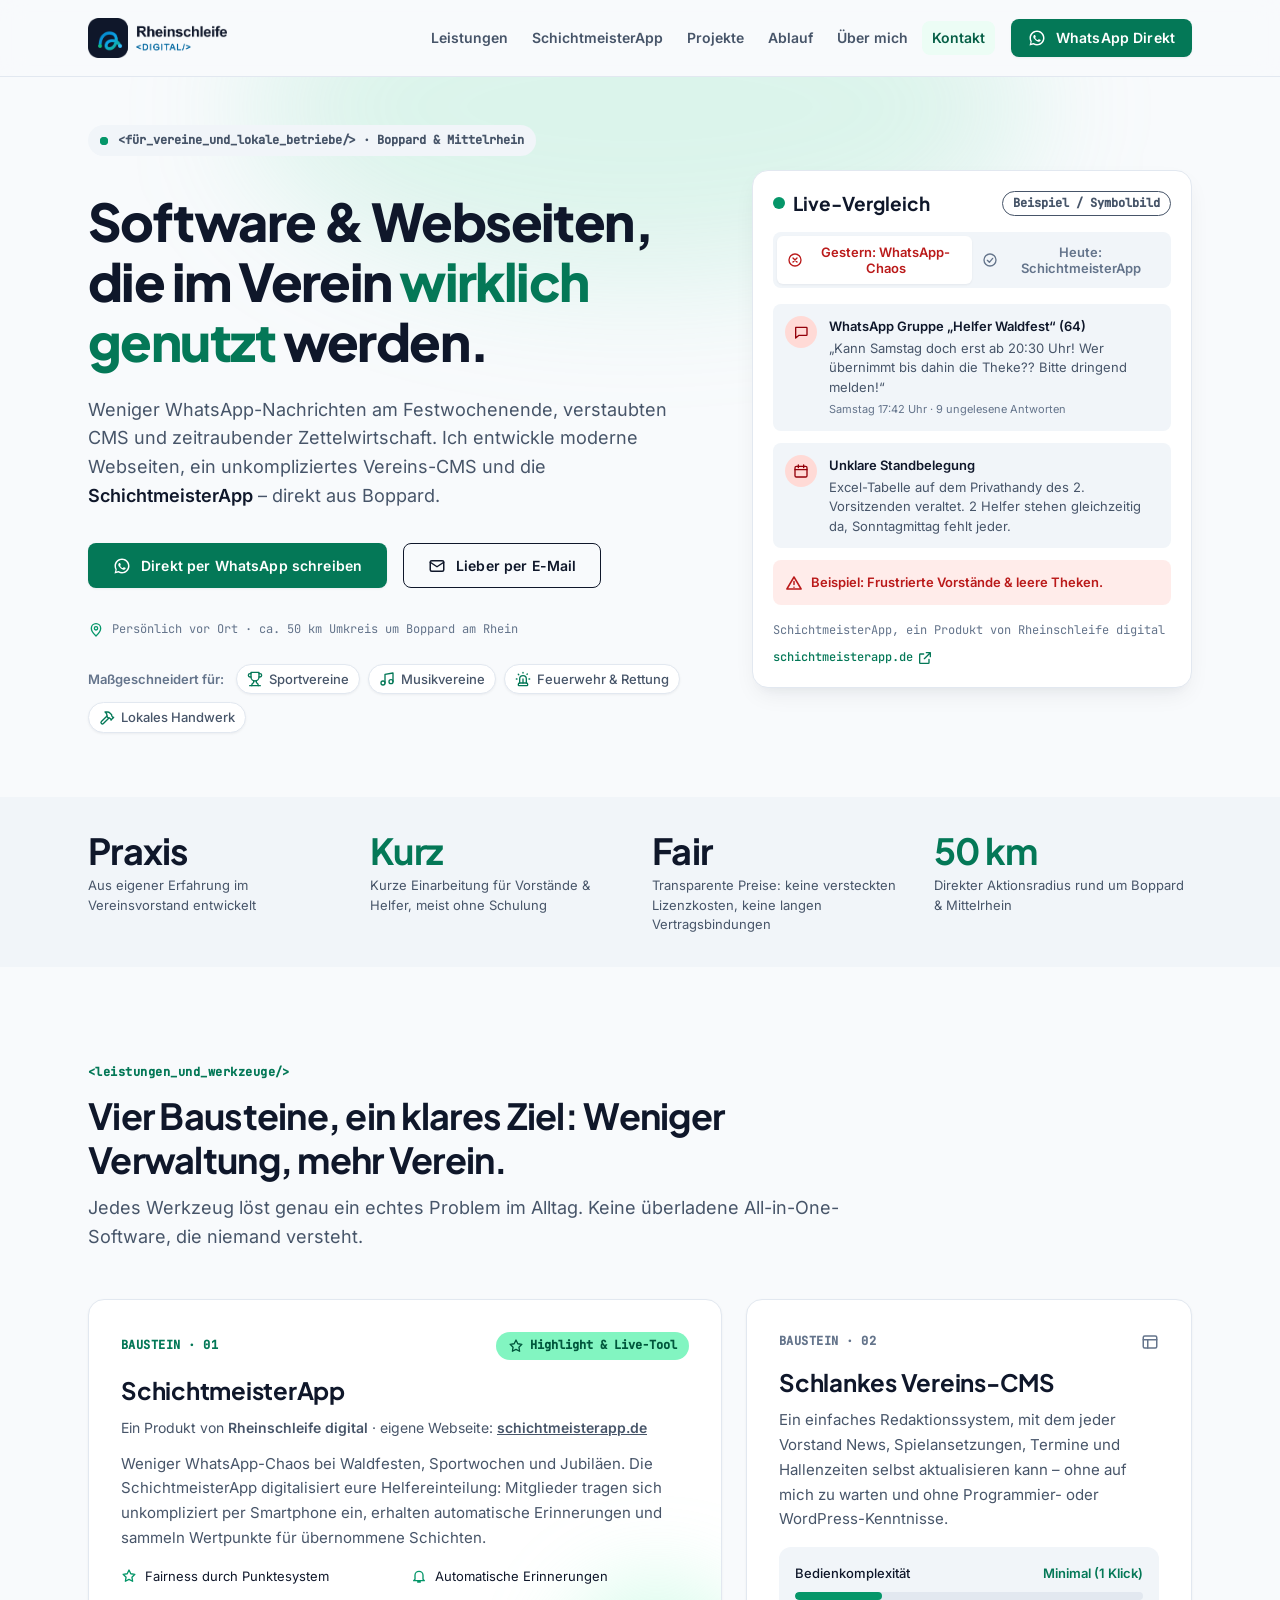
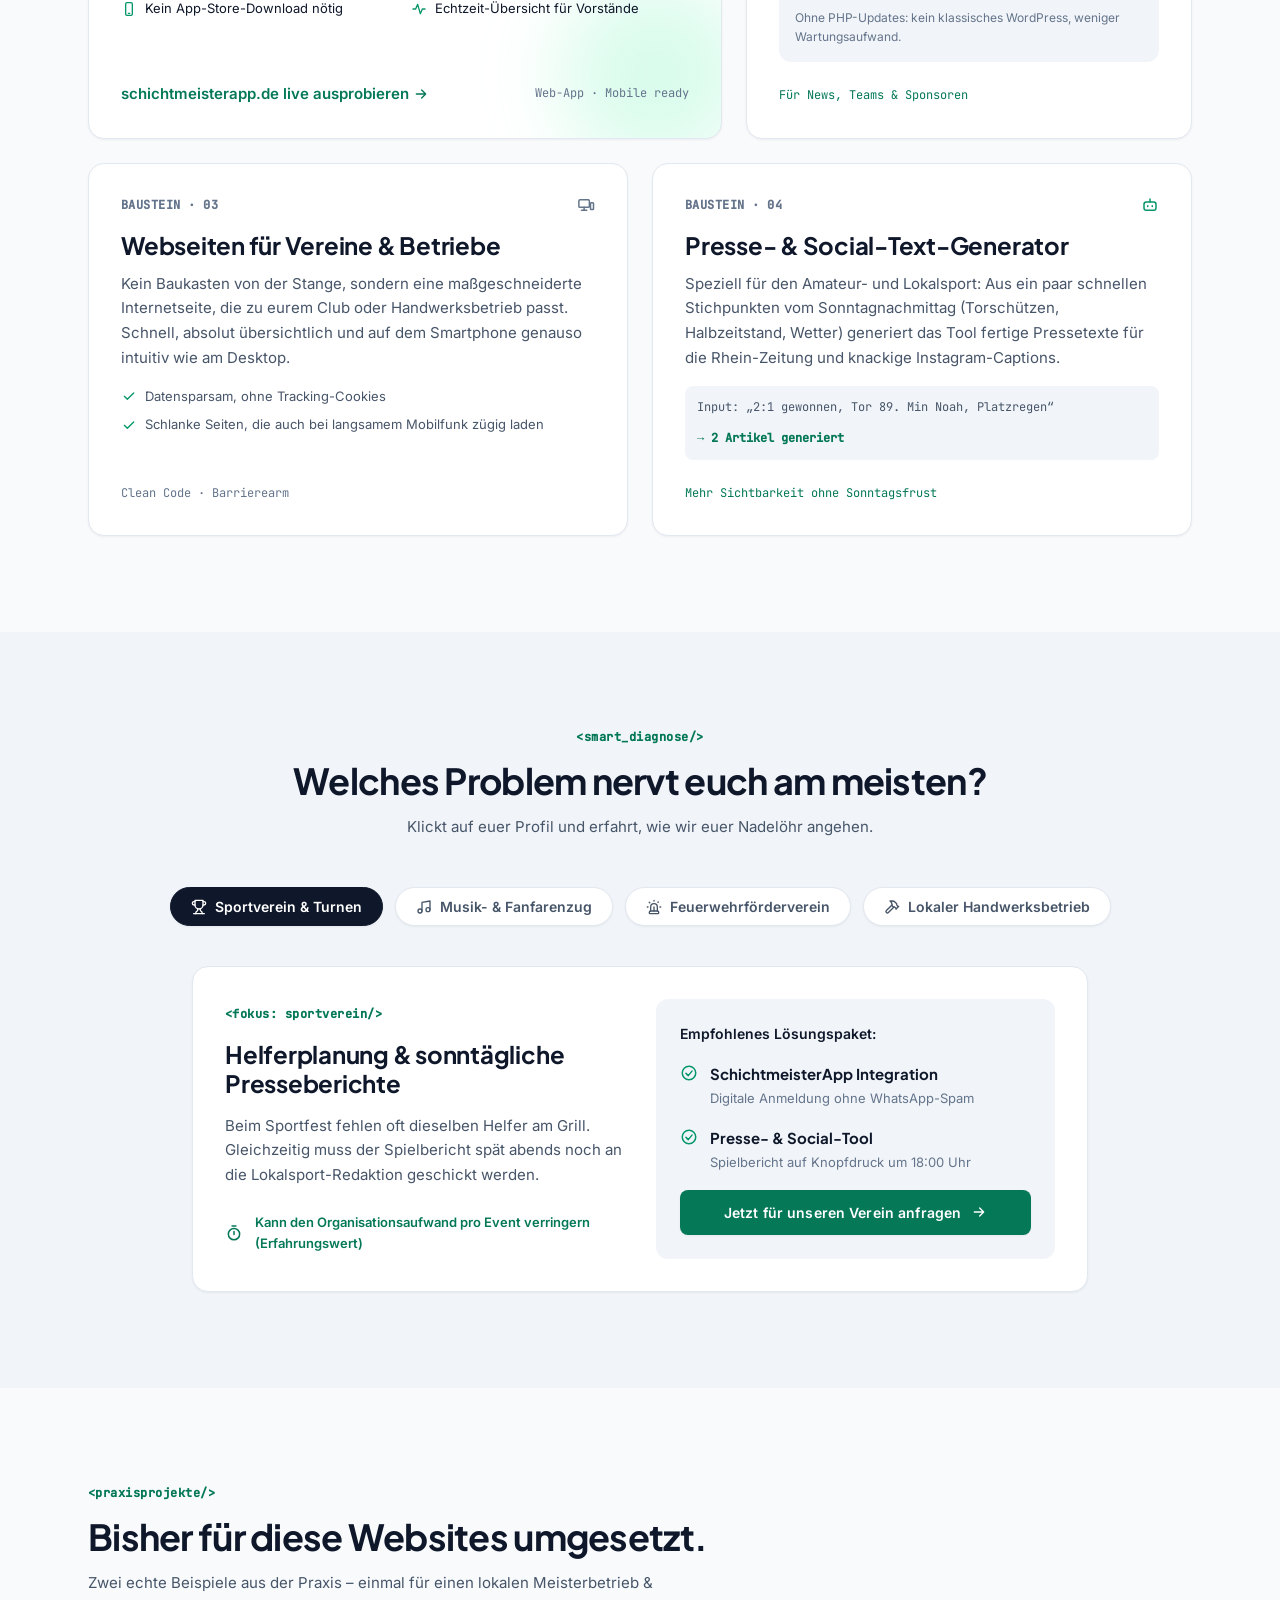
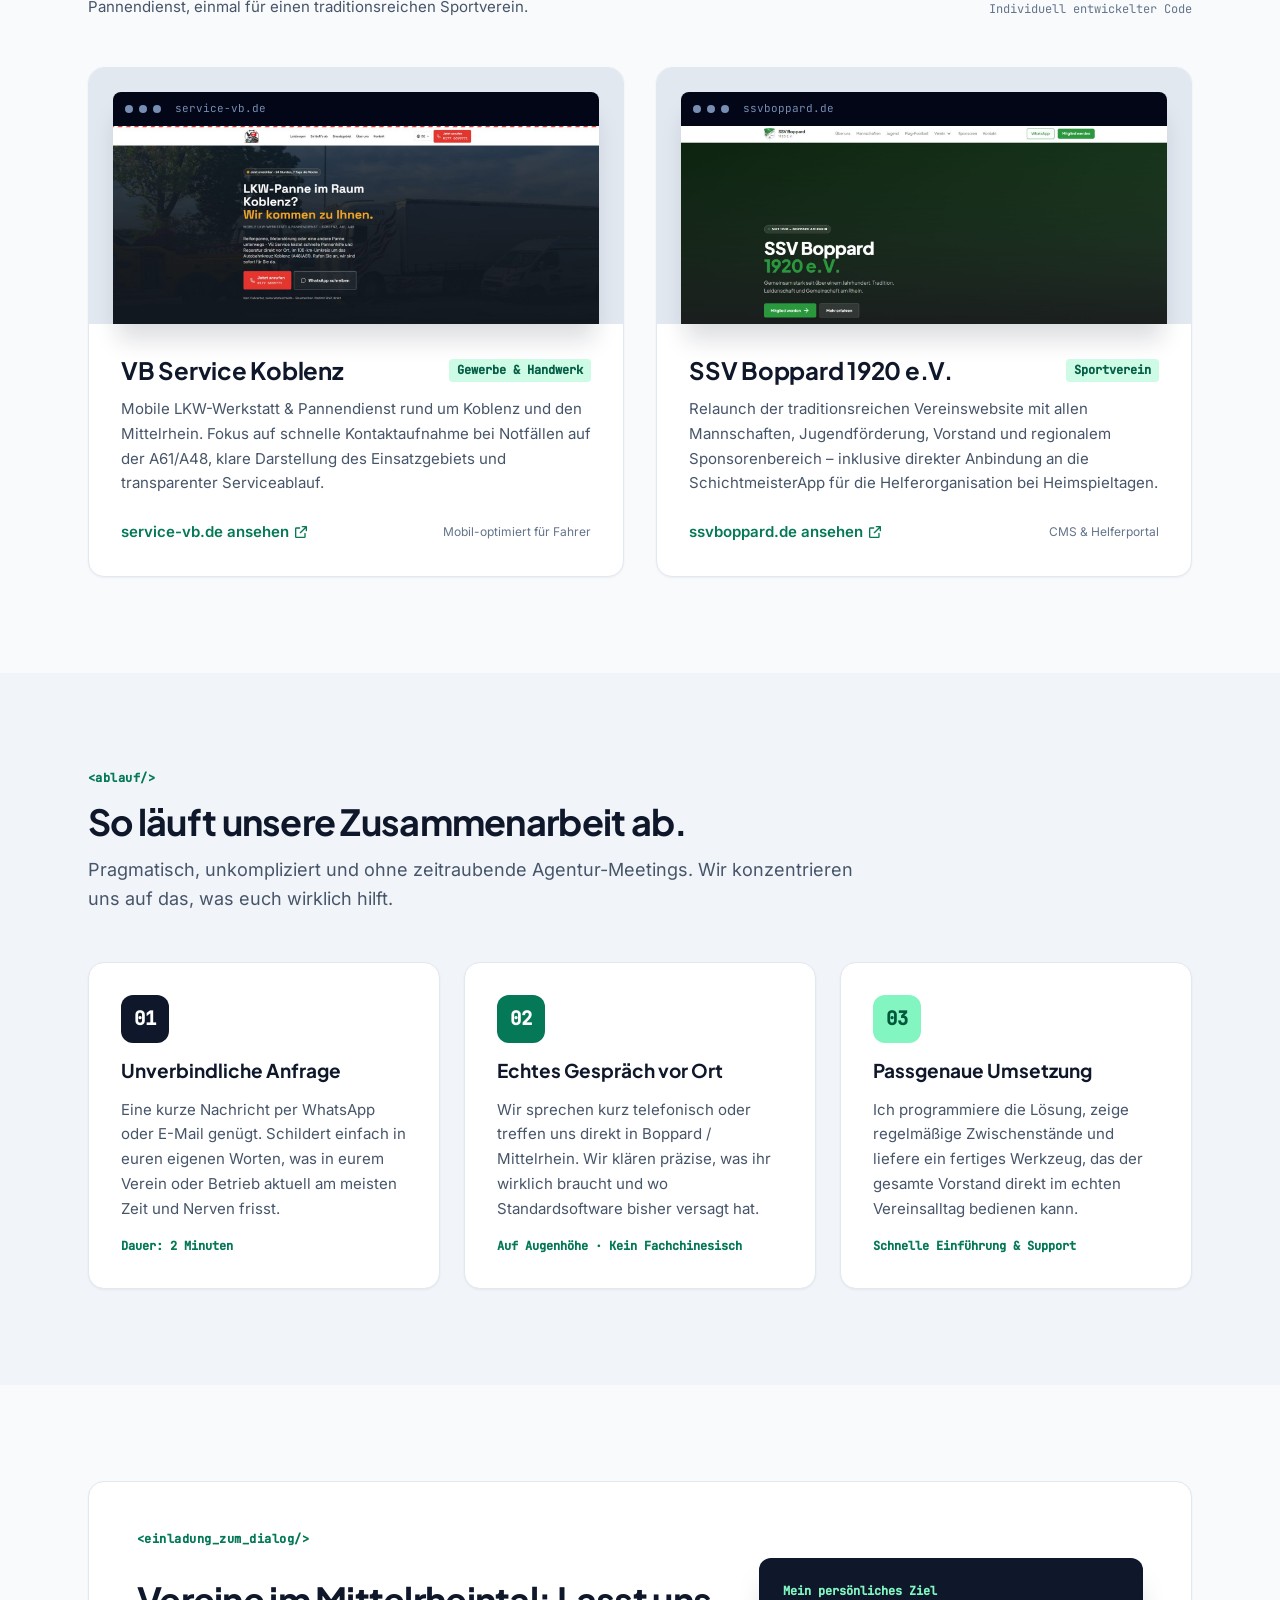
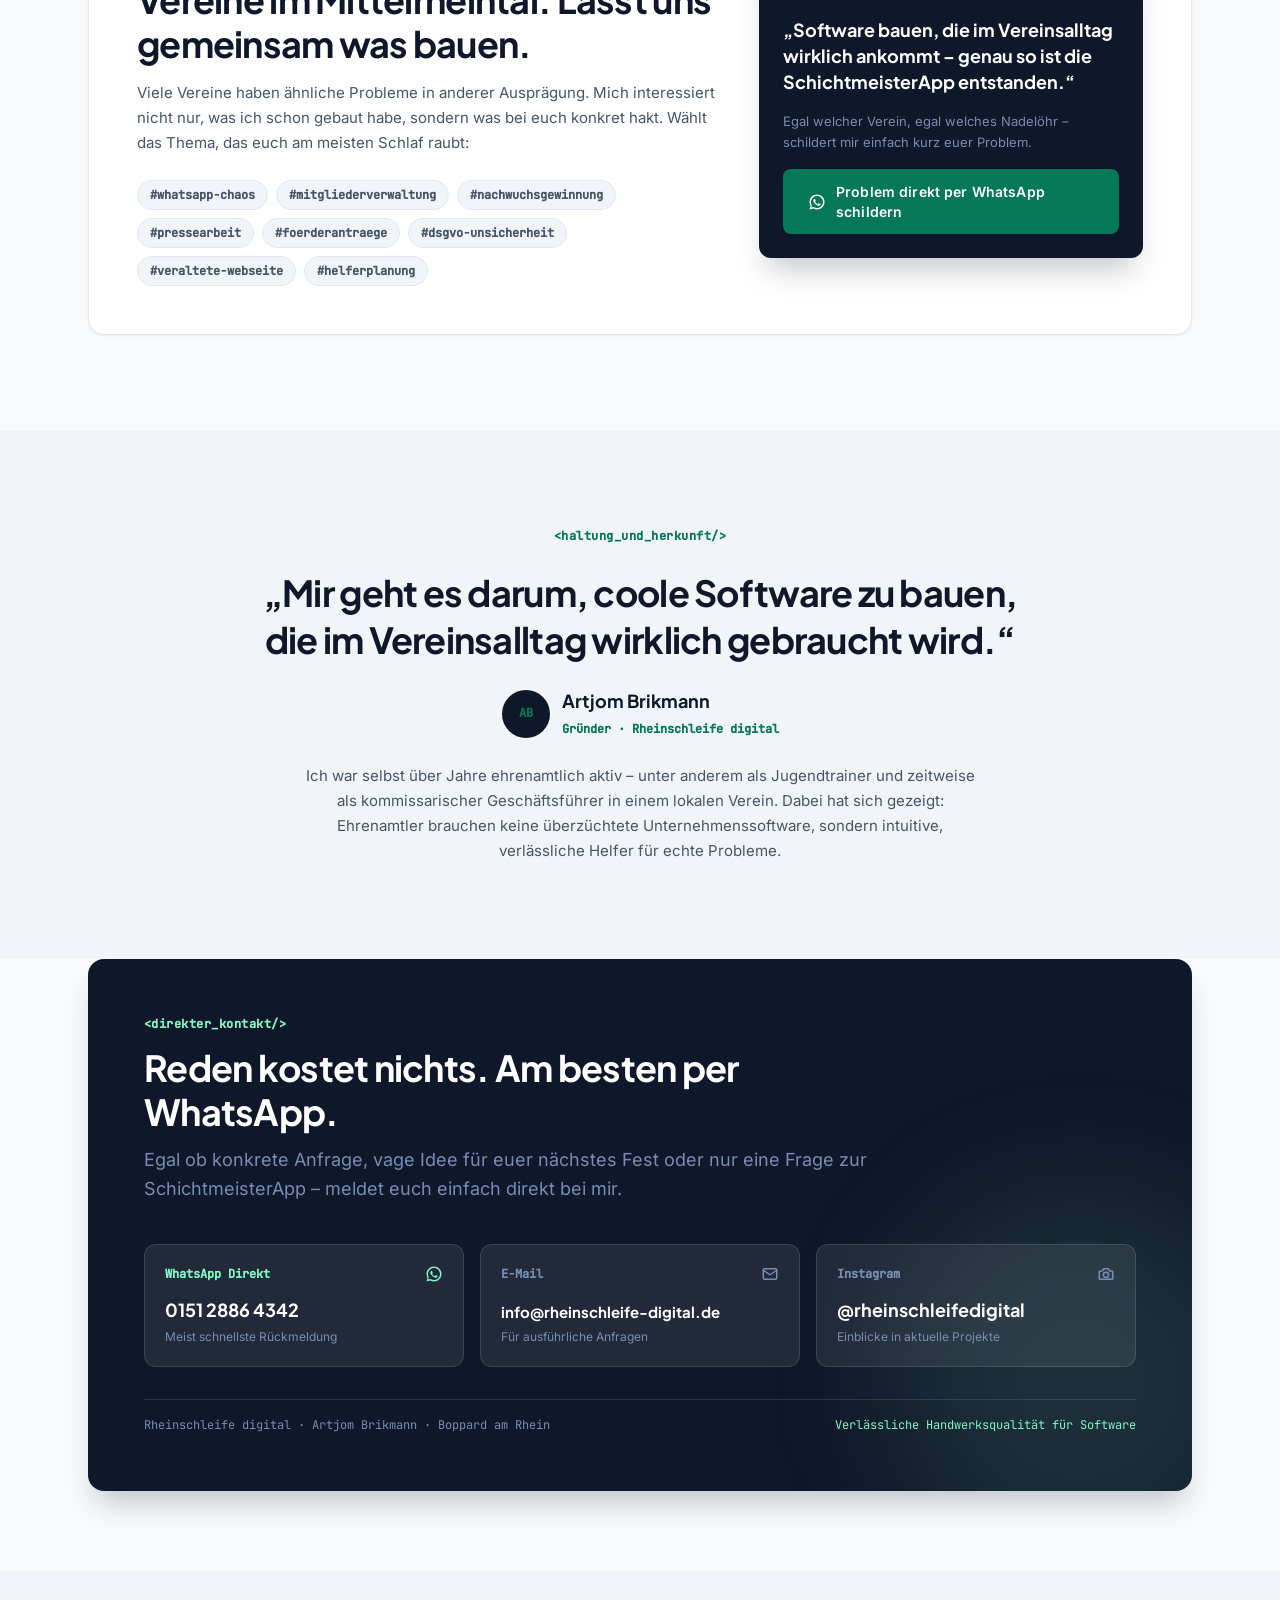
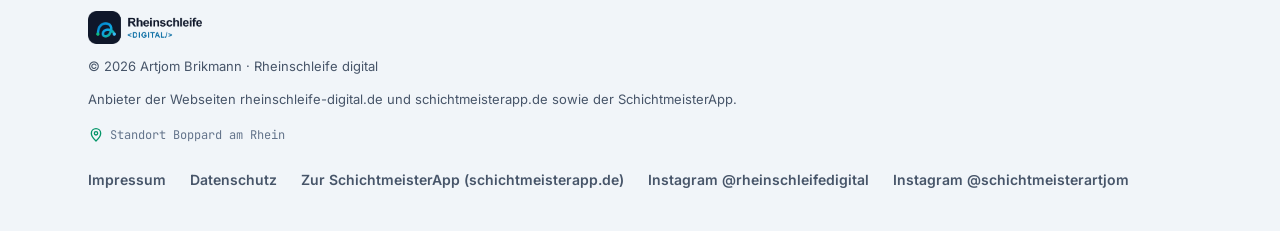
<file: index.html>
<!DOCTYPE html>
<html lang="de">
<head>
<meta charset="UTF-8">
<meta name="viewport" content="width=device-width, initial-scale=1.0">
<title>Rheinschleife digital: Webseiten &amp; digitale Lösungen für Vereine und kleine Unternehmen in Boppard</title>
<meta name="description" content="Moderne Webseiten, ein einfaches Vereins-CMS, die SchichtmeisterApp und ein Presse-Textgenerator für Vereine – gebaut von Artjom Brikmann in Boppard. Für Vereine und kleine Unternehmen im Umkreis von 50 km.">
<link rel="canonical" href="https://www.rheinschleife-digital.de/">
<meta property="og:title" content="Rheinschleife digital">
<meta property="og:description" content="Digitale Lösungen für Vereine und kleine Unternehmen rund um Boppard.">
<meta property="og:type" content="website">
<meta property="og:url" content="https://www.rheinschleife-digital.de/">
<meta property="og:image" content="https://www.rheinschleife-digital.de/assets/og-image.png">
<meta property="og:locale" content="de_DE">
<meta name="twitter:card" content="summary_large_image">
<meta name="twitter:title" content="Rheinschleife digital">
<meta name="twitter:description" content="Digitale Lösungen für Vereine und kleine Unternehmen rund um Boppard.">
<meta name="twitter:image" content="https://www.rheinschleife-digital.de/assets/og-image.png">
<meta name="theme-color" content="#0F172A">
<link rel="icon" href="assets/favicon.ico" sizes="48x48">
<link rel="icon" type="image/png" sizes="32x32" href="assets/favicon-32.png">
<link rel="icon" type="image/png" sizes="16x16" href="assets/favicon-16.png">
<link rel="apple-touch-icon" sizes="180x180" href="assets/favicon-180.png">
<link rel="preload" href="assets/fonts/plus-jakarta-sans-var.woff2" as="font" type="font/woff2" crossorigin>
<link rel="stylesheet" href="styles.css">
<script type="application/ld+json">
{
  "@context": "https://schema.org",
  "@graph": [
    {
      "@type": "ProfessionalService",
      "@id": "https://www.rheinschleife-digital.de/#org",
      "name": "Rheinschleife digital",
      "url": "https://www.rheinschleife-digital.de/",
      "logo": "https://www.rheinschleife-digital.de/assets/logo.png",
      "email": "info@rheinschleife-digital.de",
      "address": { "@type": "PostalAddress", "addressLocality": "Boppard", "postalCode": "56154", "addressCountry": "DE" },
      "areaServed": {
        "@type": "GeoCircle",
        "geoMidpoint": { "@type": "GeoCoordinates", "latitude": 50.2311, "longitude": 7.5911 },
        "geoRadius": "50000"
      },
      "founder": { "@type": "Person", "name": "Artjom Brikmann" },
      "sameAs": [
        "https://www.instagram.com/rheinschleifedigital/",
        "https://www.instagram.com/schichtmeisterartjom/"
      ]
    },
    {
      "@type": "SoftwareApplication",
      "name": "SchichtmeisterApp",
      "url": "https://www.schichtmeisterapp.de/",
      "applicationCategory": "BusinessApplication",
      "operatingSystem": "Web",
      "inLanguage": "de",
      "description": "Digitale Helferplanung für Vereine mit Schicht-Marktplatz, automatischen Erinnerungen und Punktesystem.",
      "provider": { "@id": "https://www.rheinschleife-digital.de/#org" }
    }
  ]
}
</script>
</head>
<body>

<svg class="sprite" width="0" height="0" aria-hidden="true" focusable="false">
  <defs>
    <symbol id="i-whatsapp" viewBox="0 0 24 24"><path fill="currentColor" stroke="none" d="M12 2C6.48 2 2 6.48 2 12c0 1.85.5 3.58 1.36 5.07L2 22l5.08-1.33A9.94 9.94 0 0 0 12 22c5.52 0 10-4.48 10-10S17.52 2 12 2zm0 18c-1.6 0-3.09-.44-4.37-1.2l-.31-.19-3.02.79.8-2.95-.2-.3A7.94 7.94 0 0 1 4 12c0-4.41 3.59-8 8-8s8 3.59 8 8-3.59 8-8 8zm4.36-5.6c-.24-.12-1.42-.7-1.64-.78-.22-.08-.38-.12-.54.12-.16.24-.62.78-.76.94-.14.16-.28.18-.52.06-.24-.12-1.02-.38-1.94-1.2-.72-.64-1.2-1.44-1.34-1.68-.14-.24-.02-.37.1-.49.11-.11.24-.28.36-.42.12-.14.16-.24.24-.4.08-.16.04-.3-.02-.42-.06-.12-.54-1.3-.74-1.78-.2-.47-.4-.4-.54-.41-.14-.01-.3-.01-.46-.01s-.42.06-.64.3c-.22.24-.84.82-.84 2s.86 2.32.98 2.48c.12.16 1.7 2.6 4.12 3.64.58.25 1.03.4 1.38.51.58.18 1.11.16 1.53.1.47-.07 1.42-.58 1.62-1.14.2-.56.2-1.04.14-1.14-.06-.1-.22-.16-.46-.28z"/></symbol>
    <symbol id="i-mail" viewBox="0 0 24 24"><rect x="3" y="5" width="18" height="14" rx="2"/><path d="m3 7 9 6 9-6"/></symbol>
    <symbol id="i-camera" viewBox="0 0 24 24"><path d="M4 8h3l2-3h6l2 3h3a1 1 0 0 1 1 1v9a1 1 0 0 1-1 1H4a1 1 0 0 1-1-1V9a1 1 0 0 1 1-1z"/><circle cx="12" cy="13" r="3.5"/></symbol>
    <symbol id="i-arrow-right" viewBox="0 0 24 24"><path d="M5 12h14M13 6l6 6-6 6"/></symbol>
    <symbol id="i-arrow-down" viewBox="0 0 24 24"><path d="M12 5v14M6 13l6 6 6-6"/></symbol>
    <symbol id="i-check" viewBox="0 0 24 24"><path d="m5 12.5 4.5 4.5L19 7.5"/></symbol>
    <symbol id="i-check-circle" viewBox="0 0 24 24"><circle cx="12" cy="12" r="9"/><path d="m8 12.5 3 3 5-6"/></symbol>
    <symbol id="i-x-circle" viewBox="0 0 24 24"><circle cx="12" cy="12" r="9"/><path d="m9 9 6 6M15 9l-6 6"/></symbol>
    <symbol id="i-external" viewBox="0 0 24 24"><path d="M14 4h6v6M20 4l-9 9M18 14v5a1 1 0 0 1-1 1H5a1 1 0 0 1-1-1V7a1 1 0 0 1 1-1h5"/></symbol>
    <symbol id="i-pin" viewBox="0 0 24 24"><path d="M12 21s7-6.2 7-11.5A7 7 0 0 0 5 9.5C5 14.8 12 21 12 21z"/><circle cx="12" cy="9.5" r="2.5"/></symbol>
    <symbol id="i-clock" viewBox="0 0 24 24"><circle cx="12" cy="12" r="9"/><path d="M12 7v5l3 2"/></symbol>
    <symbol id="i-alert" viewBox="0 0 24 24"><path d="M12 4 2.5 20h19L12 4z"/><path d="M12 10v4M12 17.5v.01"/></symbol>
    <symbol id="i-chat" viewBox="0 0 24 24"><path d="M4 5h16a1 1 0 0 1 1 1v10a1 1 0 0 1-1 1H9l-5 4V6a1 1 0 0 1 1-1z"/></symbol>
    <symbol id="i-calendar" viewBox="0 0 24 24"><rect x="3" y="5" width="18" height="16" rx="2"/><path d="M3 10h18M8 3v4M16 3v4"/></symbol>
    <symbol id="i-news" viewBox="0 0 24 24"><rect x="4" y="4" width="16" height="16" rx="2"/><path d="M8 9h8M8 13h8M8 17h5"/></symbol>
    <symbol id="i-star" viewBox="0 0 24 24"><path d="m12 3 2.7 5.6 6.1.9-4.4 4.3 1 6.1L12 17l-5.4 2.9 1-6.1L3.2 9.5l6.1-.9L12 3z"/></symbol>
    <symbol id="i-bell" viewBox="0 0 24 24"><path d="M6 17V11a6 6 0 0 1 12 0v6l2 2H4l2-2zM10 21h4"/></symbol>
    <symbol id="i-phone" viewBox="0 0 24 24"><rect x="7" y="2.5" width="10" height="19" rx="2"/><path d="M11 18.5h2"/></symbol>
    <symbol id="i-live" viewBox="0 0 24 24"><path d="M3 12h4l3-7 4 14 3-7h4"/></symbol>
    <symbol id="i-layout" viewBox="0 0 24 24"><rect x="3" y="4" width="18" height="16" rx="2"/><path d="M3 9h18M9 9v11"/></symbol>
    <symbol id="i-devices" viewBox="0 0 24 24"><rect x="2.5" y="5" width="14" height="10" rx="1.5"/><path d="M6 19h7M9.5 15v4"/><rect x="18" y="9" width="4" height="9" rx="1"/></symbol>
    <symbol id="i-bot" viewBox="0 0 24 24"><rect x="4" y="8" width="16" height="11" rx="3"/><path d="M12 4v4M9 13v1M15 13v1"/></symbol>
    <symbol id="i-timer" viewBox="0 0 24 24"><circle cx="12" cy="13.5" r="7.5"/><path d="M12 10v4M9.5 2.5h5"/></symbol>
    <symbol id="i-trophy" viewBox="0 0 24 24"><path d="M6 9H4.5a2.5 2.5 0 0 1 0-5H6"/><path d="M18 9h1.5a2.5 2.5 0 0 0 0-5H18"/><path d="M4 22h16"/><path d="M10 14.66V17c0 .55-.47.98-1.04 1.21C7.85 18.75 7 20.24 7 22"/><path d="M14 14.66V17c0 .55.47.98 1.04 1.21C16.15 18.75 17 20.24 17 22"/><path d="M18 2H6v7a6 6 0 0 0 12 0V2Z"/></symbol>
    <symbol id="i-music" viewBox="0 0 24 24"><path d="M9 18V5l12-2v13"/><circle cx="6" cy="18" r="3"/><circle cx="18" cy="16" r="3"/></symbol>
    <symbol id="i-siren" viewBox="0 0 24 24"><path d="M7 18v-6a5 5 0 1 1 10 0v6"/><path d="M5 21a1 1 0 0 0 1 1h12a1 1 0 0 0 1-1v-1a2 2 0 0 0-2-2H7a2 2 0 0 0-2 2z"/><path d="M21 12h1"/><path d="M18.5 4.5 18 5"/><path d="M2 12h1"/><path d="M12 2v1"/><path d="m4.929 4.929.707.707"/><path d="M12 12v6"/></symbol>
    <symbol id="i-hammer" viewBox="0 0 24 24"><path d="m15 12-8.373 8.373a1 1 0 1 1-3-3L12 9"/><path d="m18 15 4-4"/><path d="m21.5 11.5-1.914-1.914A2 2 0 0 1 19 8.172V7l-2.26-2.26a6 6 0 0 0-4.202-1.756L9 2.96l.92.82A6.18 6.18 0 0 1 12 8.4V10l2 2h1.172a2 2 0 0 1 1.414.586L18.5 14.5"/></symbol>
    <symbol id="i-verified" viewBox="0 0 24 24"><path d="M12 3 4 6v6c0 4.5 3.2 7.8 8 9 4.8-1.2 8-4.5 8-9V6l-8-3z"/><path d="m8.5 12 2.5 2.5 4.5-5"/></symbol>
  </defs>
</svg>

<a class="skip-link" href="#hauptinhalt">Zum Inhalt springen</a>

<header class="site-header">
  <div class="wrap header-inner">
    <a href="#top" class="brand" aria-label="Rheinschleife digital, Startseite">
      <img class="brand-logo" src="assets/logo.png" alt="Rheinschleife &lt;DIGITAL/&gt;" width="139" height="40">
    </a>

    <button class="nav-toggle" id="navToggle" aria-expanded="false" aria-controls="primaryNav">
      <span class="sr-only">Menü öffnen</span>
      <span class="burger" aria-hidden="true"></span>
    </button>

    <nav class="primary-nav" id="primaryNav" aria-label="Hauptnavigation">
      <a href="#leistungen">Leistungen</a>
      <a href="#schichtmeisterapp">SchichtmeisterApp</a>
      <a href="#projekte">Projekte</a>
      <a href="#ablauf">Ablauf</a>
      <a href="#ueber-mich">Über mich</a>
      <a href="#kontakt">Kontakt</a>
      <a class="btn btn-primary btn-sm" href="https://wa.me/4915128864342" target="_blank" rel="noopener">
        <svg class="icon" aria-hidden="true"><use href="#i-whatsapp"/></svg>
        WhatsApp Direkt
      </a>
    </nav>
  </div>
</header>

<main id="hauptinhalt">

  <!-- HERO -->
  <section class="hero" id="top">
    <div class="wrap hero-inner">
      <div class="hero-text">
        <p class="status-pill">
          <span class="status-dot" aria-hidden="true"></span>
          &lt;für_vereine_und_lokale_betriebe/&gt; · Boppard &amp; Mittelrhein
        </p>
        <h1>Software &amp; Webseiten, die im Verein <span class="accent">wirklich genutzt</span> werden.</h1>
        <p class="hero-lead">
          Weniger WhatsApp-Nachrichten am Festwochenende, verstaubten CMS
          und zeitraubender Zettelwirtschaft. Ich entwickle moderne Webseiten,
          ein unkompliziertes Vereins-CMS und die <strong>SchichtmeisterApp</strong>
          – direkt aus Boppard.
        </p>
        <div class="hero-actions">
          <a class="btn btn-primary" href="https://wa.me/4915128864342?text=Hallo%20Artjom%2C%20ich%20habe%20eine%20Frage%20zu%20Rheinschleife%20digital" target="_blank" rel="noopener">
            <svg class="icon" aria-hidden="true"><use href="#i-whatsapp"/></svg>
            Direkt per WhatsApp schreiben
          </a>
          <a class="btn btn-secondary" href="mailto:info@rheinschleife-digital.de">
            <svg class="icon" aria-hidden="true"><use href="#i-mail"/></svg>
            Lieber per E-Mail
          </a>
        </div>
        <div class="hero-meta">
          <p class="meta-line">
            <svg class="icon-sm" aria-hidden="true"><use href="#i-pin"/></svg>
            Persönlich vor Ort · ca. 50&nbsp;km Umkreis um Boppard am Rhein
          </p>
          <div class="audience">
            <span class="audience-label">Maßgeschneidert für:</span>
            <span class="chip"><svg class="icon-sm" aria-hidden="true"><use href="#i-trophy"/></svg>Sportvereine</span>
            <span class="chip"><svg class="icon-sm" aria-hidden="true"><use href="#i-music"/></svg>Musikvereine</span>
            <span class="chip"><svg class="icon-sm" aria-hidden="true"><use href="#i-siren"/></svg>Feuerwehr &amp; Rettung</span>
            <span class="chip"><svg class="icon-sm" aria-hidden="true"><use href="#i-hammer"/></svg>Lokales Handwerk</span>
          </div>
        </div>
      </div>

      <!-- Vorher/Nachher -->
      <div class="sandbox">
        <div class="sandbox-head">
          <span class="dot" aria-hidden="true"></span>
          <h2>Live-Vergleich</h2>
          <span class="sandbox-tag">Beispiel / Symbolbild</span>
        </div>

        <div class="tabs" role="tablist" aria-label="Vorher/Nachher">
          <button class="tab" role="tab" id="tabChaos" data-sandbox="chaos" aria-selected="true" aria-controls="viewChaos">
            <svg class="icon-sm" aria-hidden="true"><use href="#i-x-circle"/></svg>
            Gestern: WhatsApp-Chaos
          </button>
          <button class="tab" role="tab" id="tabApp" data-sandbox="app" aria-selected="false" aria-controls="viewApp" tabindex="-1">
            <svg class="icon-sm" aria-hidden="true"><use href="#i-check-circle"/></svg>
            Heute: SchichtmeisterApp
          </button>
        </div>

        <div class="panel" id="viewChaos" role="tabpanel" aria-labelledby="tabChaos">
          <div class="msg">
            <span class="msg-icon"><svg class="icon-sm" aria-hidden="true"><use href="#i-chat"/></svg></span>
            <div>
              <strong>WhatsApp Gruppe „Helfer Waldfest“ (64)</strong>
              <p>„Kann Samstag doch erst ab 20:30 Uhr! Wer übernimmt bis dahin die Theke?? Bitte dringend melden!“</p>
              <small>Samstag 17:42 Uhr · 9 ungelesene Antworten</small>
            </div>
          </div>
          <div class="msg">
            <span class="msg-icon"><svg class="icon-sm" aria-hidden="true"><use href="#i-calendar"/></svg></span>
            <div>
              <strong>Unklare Standbelegung</strong>
              <p>Excel-Tabelle auf dem Privathandy des 2. Vorsitzenden veraltet. 2 Helfer stehen gleichzeitig da, Sonntagmittag fehlt jeder.</p>
            </div>
          </div>
          <div class="result result-bad">
            <svg class="icon" aria-hidden="true"><use href="#i-alert"/></svg>
            Beispiel: Frustrierte Vorstände &amp; leere Theken.
          </div>
        </div>

        <div class="panel" id="viewApp" role="tabpanel" aria-labelledby="tabApp" hidden>
          <div class="app-card">
            <div class="app-card-top">
              <span class="app-card-title">Bierstand · Schicht 2</span>
              <span class="pill-green">+15 Punkte</span>
            </div>
            <div class="app-card-row">
              <span>19:00 – 22:00 Uhr</span>
              <span class="ok">2/2 Besetzt (Jan &amp; Sarah)</span>
            </div>
            <div class="bar" aria-hidden="true"><span></span></div>
            <div class="app-card-foot">
              <span>Automatische Erinnerung aktiv</span>
              <span class="ok">Status: Gesichert</span>
            </div>
          </div>
          <div class="cms-row">
            <div>
              <span class="badge-icon"><svg class="icon" aria-hidden="true"><use href="#i-news"/></svg></span>
              <span>
                <strong>1-Klick Spielbericht fertig</strong>
                <small>Für Zeitung, Homepage &amp; Insta exportiert</small>
              </span>
            </div>
            <svg class="icon" aria-hidden="true"><use href="#i-check"/></svg>
          </div>
          <div class="result result-good">
            <svg class="icon" aria-hidden="true"><use href="#i-verified"/></svg>
            Beispiel: Besetzte Schichten &amp; entspannter Vorstand.
          </div>
        </div>

        <div class="sandbox-foot">
          <span>SchichtmeisterApp, ein Produkt von Rheinschleife digital</span>
          <a class="text-link" href="https://www.schichtmeisterapp.de" target="_blank" rel="noopener">
            schichtmeisterapp.de
            <svg class="icon-sm" aria-hidden="true"><use href="#i-external"/></svg>
          </a>
        </div>
      </div>
    </div>
  </section>

  <!-- KENNZAHLEN -->
  <section class="stats" aria-label="Auf einen Blick">
    <div class="wrap stats-grid">
      <div class="stat">
        <span class="stat-value">Praxis</span>
        <span class="stat-label">Aus eigener Erfahrung im Vereinsvorstand entwickelt</span>
      </div>
      <div class="stat">
        <span class="stat-value green">Kurz</span>
        <span class="stat-label">Kurze Einarbeitung für Vorstände &amp; Helfer, meist ohne Schulung</span>
      </div>
      <div class="stat">
        <span class="stat-value">Fair</span>
        <span class="stat-label">Transparente Preise: keine versteckten Lizenzkosten, keine langen Vertragsbindungen</span>
      </div>
      <div class="stat">
        <span class="stat-value green">50 km</span>
        <span class="stat-label">Direkter Aktionsradius rund um Boppard &amp; Mittelrhein</span>
      </div>
    </div>
  </section>

  <!-- LEISTUNGEN -->
  <section class="section" id="leistungen">
    <div class="wrap">
      <div class="section-head">
        <span class="eyebrow">&lt;leistungen_und_werkzeuge/&gt;</span>
        <h2>Vier Bausteine, ein klares Ziel: Weniger Verwaltung, mehr Verein.</h2>
        <p>Jedes Werkzeug löst genau ein echtes Problem im Alltag. Keine überladene All-in-One-Software, die niemand versteht.</p>
      </div>

      <div class="bento">
        <article class="module wide flagship" id="schichtmeisterapp">
          <span class="module-glow" aria-hidden="true"></span>
          <div>
            <div class="module-top">
              <span class="module-index">BAUSTEIN · 01</span>
              <span class="module-badge"><svg class="icon-sm" aria-hidden="true"><use href="#i-star"/></svg>Highlight &amp; Live-Tool</span>
            </div>
            <h3>SchichtmeisterApp</h3>
            <p class="product-of">Ein Produkt von <strong>Rheinschleife digital</strong> · eigene Webseite: <a href="https://www.schichtmeisterapp.de" target="_blank" rel="noopener">schichtmeisterapp.de</a></p>
            <p>
              Weniger WhatsApp-Chaos bei Waldfesten, Sportwochen und Jubiläen.
              Die SchichtmeisterApp digitalisiert eure Helfereinteilung: Mitglieder tragen
              sich unkompliziert per Smartphone ein, erhalten automatische Erinnerungen und
              sammeln Wertpunkte für übernommene Schichten.
            </p>
            <ul class="feature-list">
              <li><svg class="icon-sm" aria-hidden="true"><use href="#i-star"/></svg>Fairness durch Punktesystem</li>
              <li><svg class="icon-sm" aria-hidden="true"><use href="#i-bell"/></svg>Automatische Erinnerungen</li>
              <li><svg class="icon-sm" aria-hidden="true"><use href="#i-phone"/></svg>Kein App-Store-Download nötig</li>
              <li><svg class="icon-sm" aria-hidden="true"><use href="#i-live"/></svg>Echtzeit-Übersicht für Vorstände</li>
            </ul>
          </div>
          <div class="module-foot">
            <a class="text-link" href="https://www.schichtmeisterapp.de" target="_blank" rel="noopener">
              schichtmeisterapp.de live ausprobieren
              <svg class="icon-sm" aria-hidden="true"><use href="#i-arrow-right"/></svg>
            </a>
            <span class="note">Web-App · Mobile ready</span>
          </div>
        </article>

        <article class="module narrow">
          <div>
            <div class="module-top">
              <span class="module-index">BAUSTEIN · 02</span>
              <svg class="icon module-icon" aria-hidden="true"><use href="#i-layout"/></svg>
            </div>
            <h3>Schlankes Vereins-CMS</h3>
            <p>
              Ein einfaches Redaktionssystem, mit dem jeder Vorstand News, Spielansetzungen,
              Termine und Hallenzeiten selbst aktualisieren kann – ohne auf mich zu warten
              und ohne Programmier- oder WordPress-Kenntnisse.
            </p>
            <div class="mini-box">
              <div class="row"><span>Bedienkomplexität</span><span>Minimal (1 Klick)</span></div>
              <div class="meter" aria-hidden="true"><span></span></div>
              <small>Ohne PHP-Updates: kein klassisches WordPress, weniger Wartungsaufwand.</small>
            </div>
          </div>
          <div class="module-foot"><span class="note green">Für News, Teams &amp; Sponsoren</span></div>
        </article>

        <article class="module half">
          <div>
            <div class="module-top">
              <span class="module-index">BAUSTEIN · 03</span>
              <svg class="icon module-icon" aria-hidden="true"><use href="#i-devices"/></svg>
            </div>
            <h3>Webseiten für Vereine &amp; Betriebe</h3>
            <p>
              Kein Baukasten von der Stange, sondern eine maßgeschneiderte Internetseite, die zu
              eurem Club oder Handwerksbetrieb passt. Schnell, absolut übersichtlich und auf dem
              Smartphone genauso intuitiv wie am Desktop.
            </p>
            <ul class="check-list">
              <li><svg class="icon-sm" aria-hidden="true"><use href="#i-check"/></svg>Datensparsam, ohne Tracking-Cookies</li>
              <li><svg class="icon-sm" aria-hidden="true"><use href="#i-check"/></svg>Schlanke Seiten, die auch bei langsamem Mobilfunk zügig laden</li>
            </ul>
          </div>
          <div class="module-foot"><span class="note">Clean Code · Barrierearm</span></div>
        </article>

        <article class="module half">
          <div>
            <div class="module-top">
              <span class="module-index">BAUSTEIN · 04</span>
              <svg class="icon module-icon green" aria-hidden="true"><use href="#i-bot"/></svg>
            </div>
            <h3>Presse- &amp; Social-Text-Generator</h3>
            <p>
              Speziell für den Amateur- und Lokalsport: Aus ein paar schnellen Stichpunkten vom
              Sonntagnachmittag (Torschützen, Halbzeitstand, Wetter) generiert das Tool fertige
              Pressetexte für die Rhein-Zeitung und knackige Instagram-Captions.
            </p>
            <div class="code-sample">
              <span>Input: „2:1 gewonnen, Tor 89. Min Noah, Platzregen“</span>
              <b>→ 2 Artikel generiert</b>
            </div>
          </div>
          <div class="module-foot"><span class="note green">Mehr Sichtbarkeit ohne Sonntagsfrust</span></div>
        </article>
      </div>
    </div>
  </section>

  <!-- PROBLEM-FINDER -->
  <section class="section section-tinted" id="vereine">
    <div class="wrap">
      <div class="section-head center">
        <span class="eyebrow">&lt;smart_diagnose/&gt;</span>
        <h2>Welches Problem nervt euch am meisten?</h2>
        <p>Klickt auf euer Profil und erfahrt, wie wir euer Nadelöhr angehen.</p>
      </div>

      <div class="pill-row" role="group" aria-label="Vereinsprofil wählen">
        <button class="pill-btn" type="button" data-club="sport" aria-pressed="true"><svg class="icon-sm" aria-hidden="true"><use href="#i-trophy"/></svg>Sportverein &amp; Turnen</button>
        <button class="pill-btn" type="button" data-club="musik" aria-pressed="false"><svg class="icon-sm" aria-hidden="true"><use href="#i-music"/></svg>Musik- &amp; Fanfarenzug</button>
        <button class="pill-btn" type="button" data-club="feuerwehr" aria-pressed="false"><svg class="icon-sm" aria-hidden="true"><use href="#i-siren"/></svg>Feuerwehrförderverein</button>
        <button class="pill-btn" type="button" data-club="betrieb" aria-pressed="false"><svg class="icon-sm" aria-hidden="true"><use href="#i-hammer"/></svg>Lokaler Handwerksbetrieb</button>
      </div>

      <div class="finder" aria-live="polite">
        <div class="finder-copy">
          <span class="eyebrow" id="clubTag">&lt;fokus: sportverein/&gt;</span>
          <h3 id="clubHeading">Helferplanung &amp; sonntägliche Presseberichte</h3>
          <p id="clubDesc">Beim Sportfest fehlen oft dieselben Helfer am Grill. Gleichzeitig muss der Spielbericht spät abends noch an die Lokalsport-Redaktion geschickt werden.</p>
          <div class="impact">
            <svg class="icon" aria-hidden="true"><use href="#i-timer"/></svg>
            <span id="clubImpact">Kann den Organisationsaufwand pro Event verringern (Erfahrungswert)</span>
          </div>
        </div>
        <div class="finder-aside">
          <strong>Empfohlenes Lösungspaket:</strong>
          <div class="solution">
            <svg class="icon" aria-hidden="true"><use href="#i-check-circle"/></svg>
            <div>
              <strong id="clubSol1">SchichtmeisterApp Integration</strong>
              <small id="clubSol1Desc">Digitale Anmeldung ohne WhatsApp-Spam</small>
            </div>
          </div>
          <div class="solution">
            <svg class="icon" aria-hidden="true"><use href="#i-check-circle"/></svg>
            <div>
              <strong id="clubSol2">Presse- &amp; Social-Tool</strong>
              <small id="clubSol2Desc">Spielbericht auf Knopfdruck um 18:00 Uhr</small>
            </div>
          </div>
          <a class="btn btn-primary" id="clubCta" href="https://wa.me/4915128864342?text=Hallo%20Artjom%2C%20unser%20Sportverein%20moechte%20eine%20einfachere%20Loesung" target="_blank" rel="noopener">
            Jetzt für unseren Verein anfragen
            <svg class="icon-sm" aria-hidden="true"><use href="#i-arrow-right"/></svg>
          </a>
        </div>
      </div>
    </div>
  </section>

  <!-- PROJEKTE -->
  <section class="section" id="projekte">
    <div class="wrap">
      <div class="section-head split">
        <div>
          <span class="eyebrow">&lt;praxisprojekte/&gt;</span>
          <h2>Bisher für diese Websites umgesetzt.</h2>
          <p>Zwei echte Beispiele aus der Praxis – einmal für einen lokalen Meisterbetrieb &amp; Pannendienst, einmal für einen traditionsreichen Sportverein.</p>
        </div>
        <span class="note">Individuell entwickelter Code</span>
      </div>

      <div class="projects">
        <article class="project">
          <div class="project-visual">
            <div class="browser">
              <div class="browser-bar"><i></i><i></i><i></i><span>service-vb.de</span></div>
              <img class="browser-shot" src="assets/references/vb-service.jpg" alt="Startseite von service-vb.de" loading="lazy" width="1600" height="608">
            </div>
          </div>
          <div class="project-body">
            <div>
              <div class="project-title">
                <h3>VB Service Koblenz</h3>
                <span class="tag-soft">Gewerbe &amp; Handwerk</span>
              </div>
              <p>Mobile LKW-Werkstatt &amp; Pannendienst rund um Koblenz und den Mittelrhein. Fokus auf schnelle Kontaktaufnahme bei Notfällen auf der A61/A48, klare Darstellung des Einsatzgebiets und transparenter Serviceablauf.</p>
            </div>
            <div class="project-foot">
              <a class="text-link" href="https://www.service-vb.de" target="_blank" rel="noopener">
                service-vb.de ansehen
                <svg class="icon-sm" aria-hidden="true"><use href="#i-external"/></svg>
              </a>
              <span class="note">Mobil-optimiert für Fahrer</span>
            </div>
          </div>
        </article>

        <article class="project">
          <div class="project-visual">
            <div class="browser">
              <div class="browser-bar"><i></i><i></i><i></i><span>ssvboppard.de</span></div>
              <img class="browser-shot" src="assets/references/ssv-boppard.jpg" alt="Startseite von ssvboppard.de" loading="lazy" width="1600" height="1058">
            </div>
          </div>
          <div class="project-body">
            <div>
              <div class="project-title">
                <h3>SSV Boppard 1920 e.V.</h3>
                <span class="tag-soft">Sportverein</span>
              </div>
              <p>Relaunch der traditionsreichen Vereinswebsite mit allen Mannschaften, Jugendförderung, Vorstand und regionalem Sponsorenbereich – inklusive direkter Anbindung an die SchichtmeisterApp für die Helferorganisation bei Heimspieltagen.</p>
            </div>
            <div class="project-foot">
              <a class="text-link" href="https://www.ssvboppard.de" target="_blank" rel="noopener">
                ssvboppard.de ansehen
                <svg class="icon-sm" aria-hidden="true"><use href="#i-external"/></svg>
              </a>
              <span class="note">CMS &amp; Helferportal</span>
            </div>
          </div>
        </article>
      </div>
    </div>
  </section>

  <!-- ABLAUF -->
  <section class="section section-tinted" id="ablauf">
    <div class="wrap">
      <div class="section-head">
        <span class="eyebrow">&lt;ablauf/&gt;</span>
        <h2>So läuft unsere Zusammenarbeit ab.</h2>
        <p>Pragmatisch, unkompliziert und ohne zeitraubende Agentur-Meetings. Wir konzentrieren uns auf das, was euch wirklich hilft.</p>
      </div>

      <ol class="steps">
        <li class="step">
          <span class="step-num">01</span>
          <h3>Unverbindliche Anfrage</h3>
          <p>Eine kurze Nachricht per WhatsApp oder E-Mail genügt. Schildert einfach in euren eigenen Worten, was in eurem Verein oder Betrieb aktuell am meisten Zeit und Nerven frisst.</p>
          <span class="step-note">Dauer: 2 Minuten</span>
        </li>
        <li class="step">
          <span class="step-num">02</span>
          <h3>Echtes Gespräch vor Ort</h3>
          <p>Wir sprechen kurz telefonisch oder treffen uns direkt in Boppard / Mittelrhein. Wir klären präzise, was ihr wirklich braucht und wo Standardsoftware bisher versagt hat.</p>
          <span class="step-note">Auf Augenhöhe · Kein Fachchinesisch</span>
        </li>
        <li class="step">
          <span class="step-num">03</span>
          <h3>Passgenaue Umsetzung</h3>
          <p>Ich programmiere die Lösung, zeige regelmäßige Zwischenstände und liefere ein fertiges Werkzeug, das der gesamte Vorstand direkt im echten Vereinsalltag bedienen kann.</p>
          <span class="step-note">Schnelle Einführung &amp; Support</span>
        </li>
      </ol>
    </div>
  </section>

  <!-- EINLADUNG -->
  <section class="section" id="dialog">
    <div class="wrap">
      <div class="invite">
        <div class="invite-main">
          <span class="eyebrow">&lt;einladung_zum_dialog/&gt;</span>
          <h2>Vereine im Mittelrheintal: Lasst uns gemeinsam was bauen.</h2>
          <p>Viele Vereine haben ähnliche Probleme in anderer Ausprägung. Mich interessiert nicht nur, was ich schon gebaut habe, sondern was bei euch konkret hakt. Wählt das Thema, das euch am meisten Schlaf raubt:</p>
          <ul class="topics" aria-label="Themen">
            <li><button class="topic-btn" type="button" aria-pressed="false">#whatsapp-chaos</button></li>
            <li><button class="topic-btn" type="button" aria-pressed="false">#mitgliederverwaltung</button></li>
            <li><button class="topic-btn" type="button" aria-pressed="false">#nachwuchsgewinnung</button></li>
            <li><button class="topic-btn" type="button" aria-pressed="false">#pressearbeit</button></li>
            <li><button class="topic-btn" type="button" aria-pressed="false">#foerderantraege</button></li>
            <li><button class="topic-btn" type="button" aria-pressed="false">#dsgvo-unsicherheit</button></li>
            <li><button class="topic-btn" type="button" aria-pressed="false">#veraltete-webseite</button></li>
            <li><button class="topic-btn" type="button" aria-pressed="false">#helferplanung</button></li>
          </ul>
        </div>
        <div class="invite-card">
          <span class="label">Mein persönliches Ziel</span>
          <blockquote>„Software bauen, die im Vereinsalltag wirklich ankommt – genau so ist die SchichtmeisterApp entstanden.“</blockquote>
          <p>Egal welcher Verein, egal welches Nadelöhr – schildert mir einfach kurz euer Problem.</p>
          <a class="btn btn-primary" id="topicWhatsAppLink" href="https://wa.me/4915128864342?text=Hallo%20Artjom%2C%20unser%20Verein%20hat%20folgendes%20Problem%3A%20" target="_blank" rel="noopener">
            <svg class="icon" aria-hidden="true"><use href="#i-whatsapp"/></svg>
            Problem direkt per WhatsApp schildern
          </a>
        </div>
      </div>
    </div>
  </section>

  <!-- ÜBER MICH -->
  <section class="section section-tinted" id="ueber-mich">
    <div class="wrap">
      <div class="about">
        <span class="eyebrow">&lt;haltung_und_herkunft/&gt;</span>
        <blockquote>„Mir geht es darum, coole Software zu bauen, die im Vereinsalltag wirklich gebraucht wird.“</blockquote>
        <div class="person">
          <span class="avatar" aria-hidden="true">AB</span>
          <div>
            <strong>Artjom Brikmann</strong>
            <span>Gründer · Rheinschleife digital</span>
          </div>
        </div>
        <p>Ich war selbst über Jahre ehrenamtlich aktiv – unter anderem als Jugendtrainer und zeitweise als kommissarischer Geschäftsführer in einem lokalen Verein. Dabei hat sich gezeigt: Ehrenamtler brauchen keine überzüchtete Unternehmenssoftware, sondern intuitive, verlässliche Helfer für echte Probleme.</p>
      </div>
    </div>
  </section>

  <!-- KONTAKT -->
  <section class="section cta-section" id="kontakt">
    <div class="wrap">
      <div class="cta">
        <div class="cta-head">
          <span class="eyebrow eyebrow-light">&lt;direkter_kontakt/&gt;</span>
          <h2>Reden kostet nichts. Am besten per WhatsApp.</h2>
          <p>Egal ob konkrete Anfrage, vage Idee für euer nächstes Fest oder nur eine Frage zur SchichtmeisterApp – meldet euch einfach direkt bei mir.</p>
        </div>

        <div class="contact-grid">
          <a class="contact-item primary" href="https://wa.me/4915128864342" target="_blank" rel="noopener">
            <span class="contact-top">WhatsApp Direkt <svg class="icon" aria-hidden="true"><use href="#i-whatsapp"/></svg></span>
            <span>
              <span class="contact-value">0151 2886 4342</span>
              <small>Meist schnellste Rückmeldung</small>
            </span>
          </a>
          <a class="contact-item" href="mailto:info@rheinschleife-digital.de">
            <span class="contact-top">E-Mail <svg class="icon" aria-hidden="true"><use href="#i-mail"/></svg></span>
            <span>
              <span class="contact-value small">info@rheinschleife-digital.de</span>
              <small>Für ausführliche Anfragen</small>
            </span>
          </a>
          <a class="contact-item" href="https://www.instagram.com/rheinschleifedigital/" target="_blank" rel="noopener">
            <span class="contact-top">Instagram <svg class="icon" aria-hidden="true"><use href="#i-camera"/></svg></span>
            <span>
              <span class="contact-value">@rheinschleifedigital</span>
              <small>Einblicke in aktuelle Projekte</small>
            </span>
          </a>
        </div>

        <div class="cta-foot">
          <span>Rheinschleife digital · Artjom Brikmann · Boppard am Rhein</span>
          <span class="accent-mint">Verlässliche Handwerksqualität für Software</span>
        </div>
      </div>
    </div>
  </section>

</main>

<footer class="site-footer">
  <div class="wrap footer-inner">
    <div class="footer-brand">
      <a href="#top" class="brand" aria-label="Rheinschleife digital, nach oben">
        <img class="footer-logo" src="assets/logo.png" alt="Rheinschleife &lt;DIGITAL/&gt;" width="116" height="33" loading="lazy">
      </a>
      <p>© <span id="year"></span> Artjom Brikmann · Rheinschleife digital</p>
      <p>Anbieter der Webseiten rheinschleife-digital.de und schichtmeisterapp.de sowie der SchichtmeisterApp.</p>
      <p class="footer-loc"><svg class="icon-sm" aria-hidden="true"><use href="#i-pin"/></svg>Standort Boppard am Rhein</p>
    </div>
    <nav class="footer-nav" aria-label="Rechtliches">
      <a href="impressum.html">Impressum</a>
      <a href="datenschutz.html">Datenschutz</a>
      <a href="https://www.schichtmeisterapp.de" target="_blank" rel="noopener">Zur SchichtmeisterApp (schichtmeisterapp.de)</a>
      <a href="https://www.instagram.com/rheinschleifedigital/" target="_blank" rel="noopener">Instagram @rheinschleifedigital</a>
      <a href="https://www.instagram.com/schichtmeisterartjom/" target="_blank" rel="noopener">Instagram @schichtmeisterartjom</a>
    </nav>
  </div>
</footer>

<script src="script.js"></script>
</body>
</html>
</file>
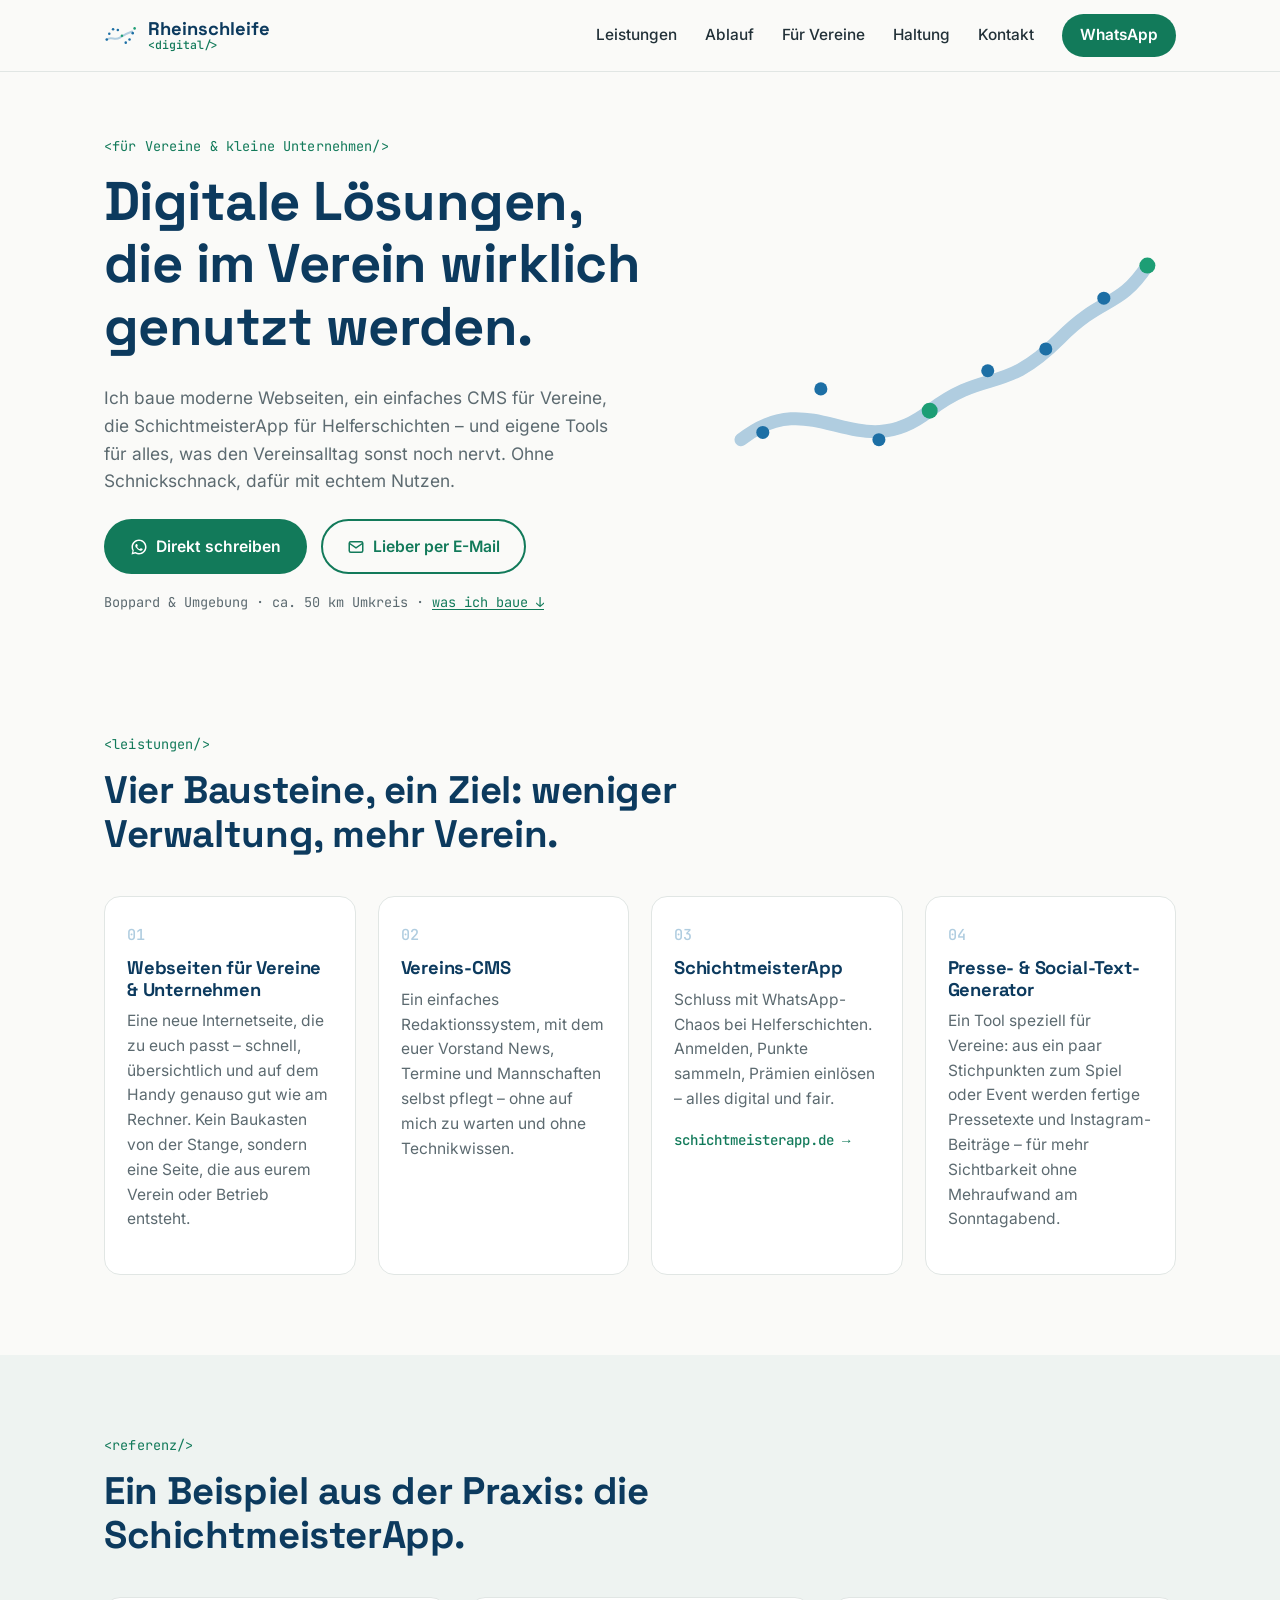
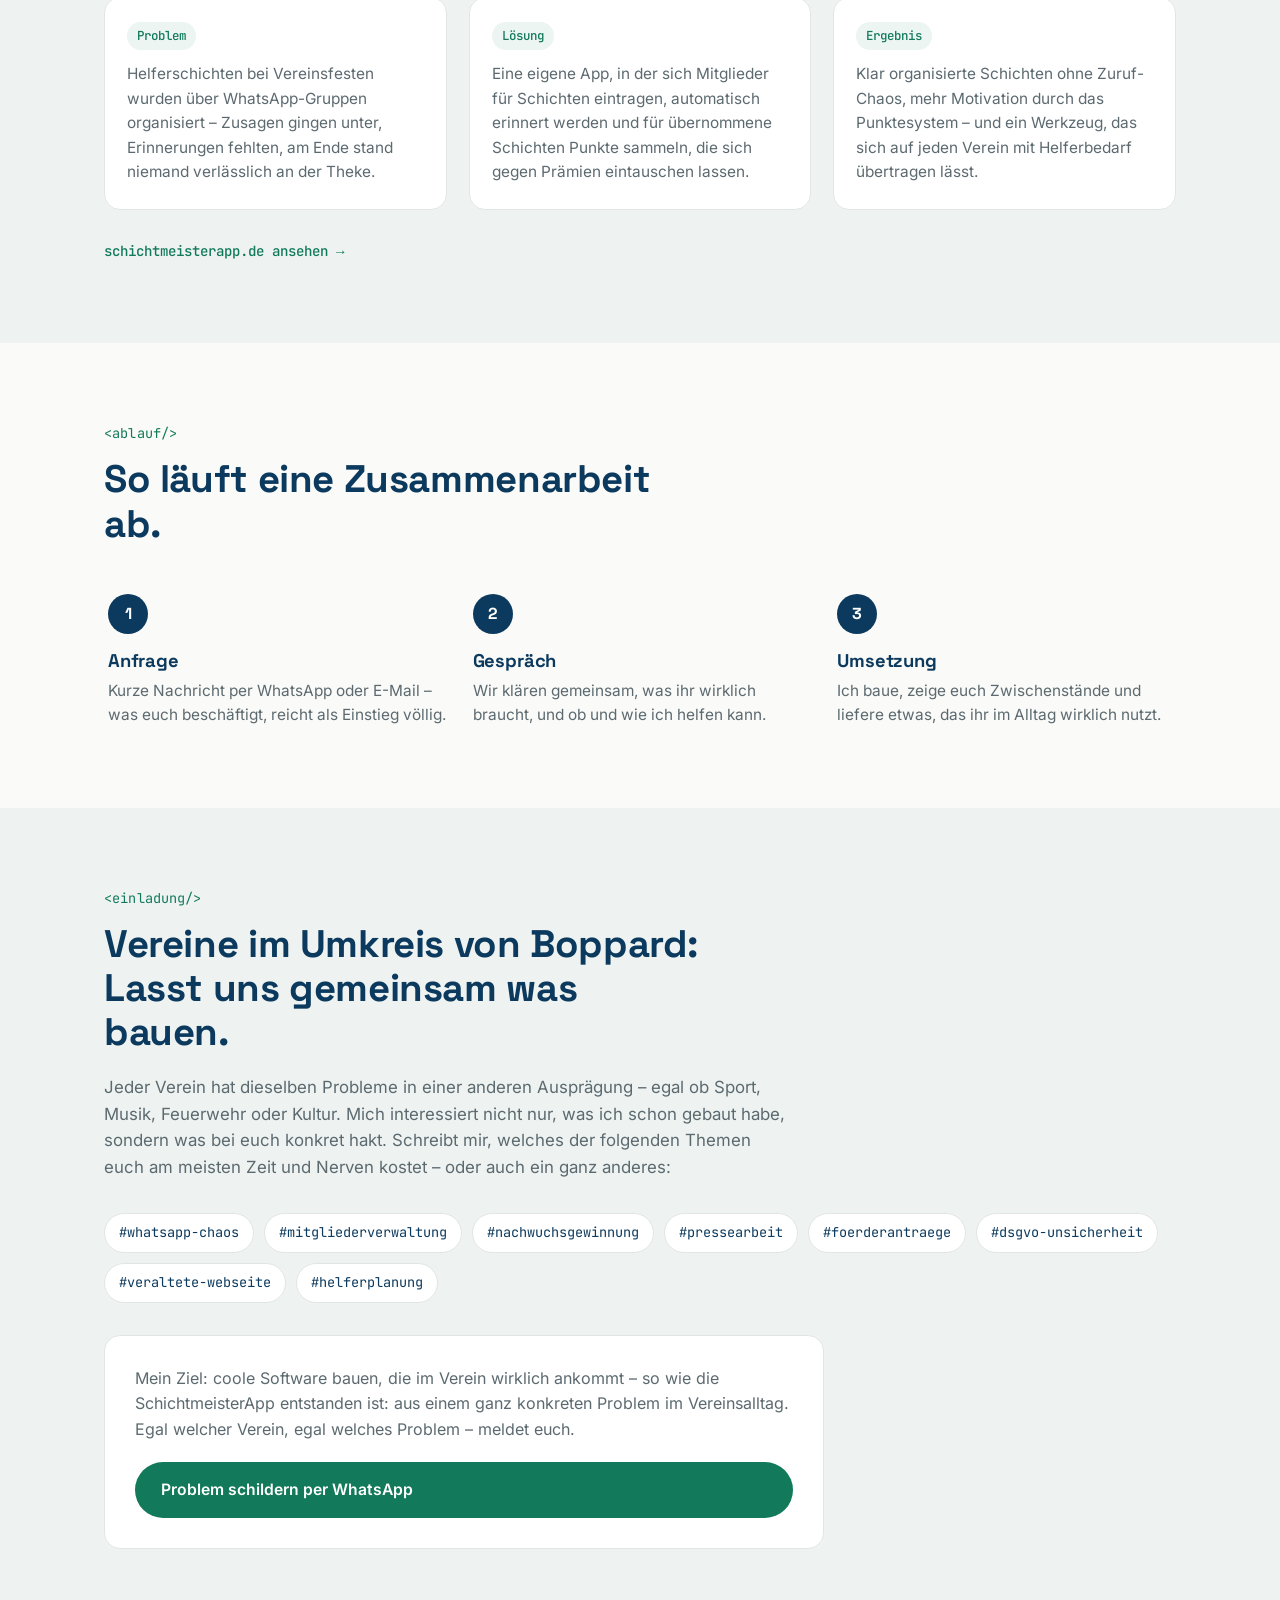
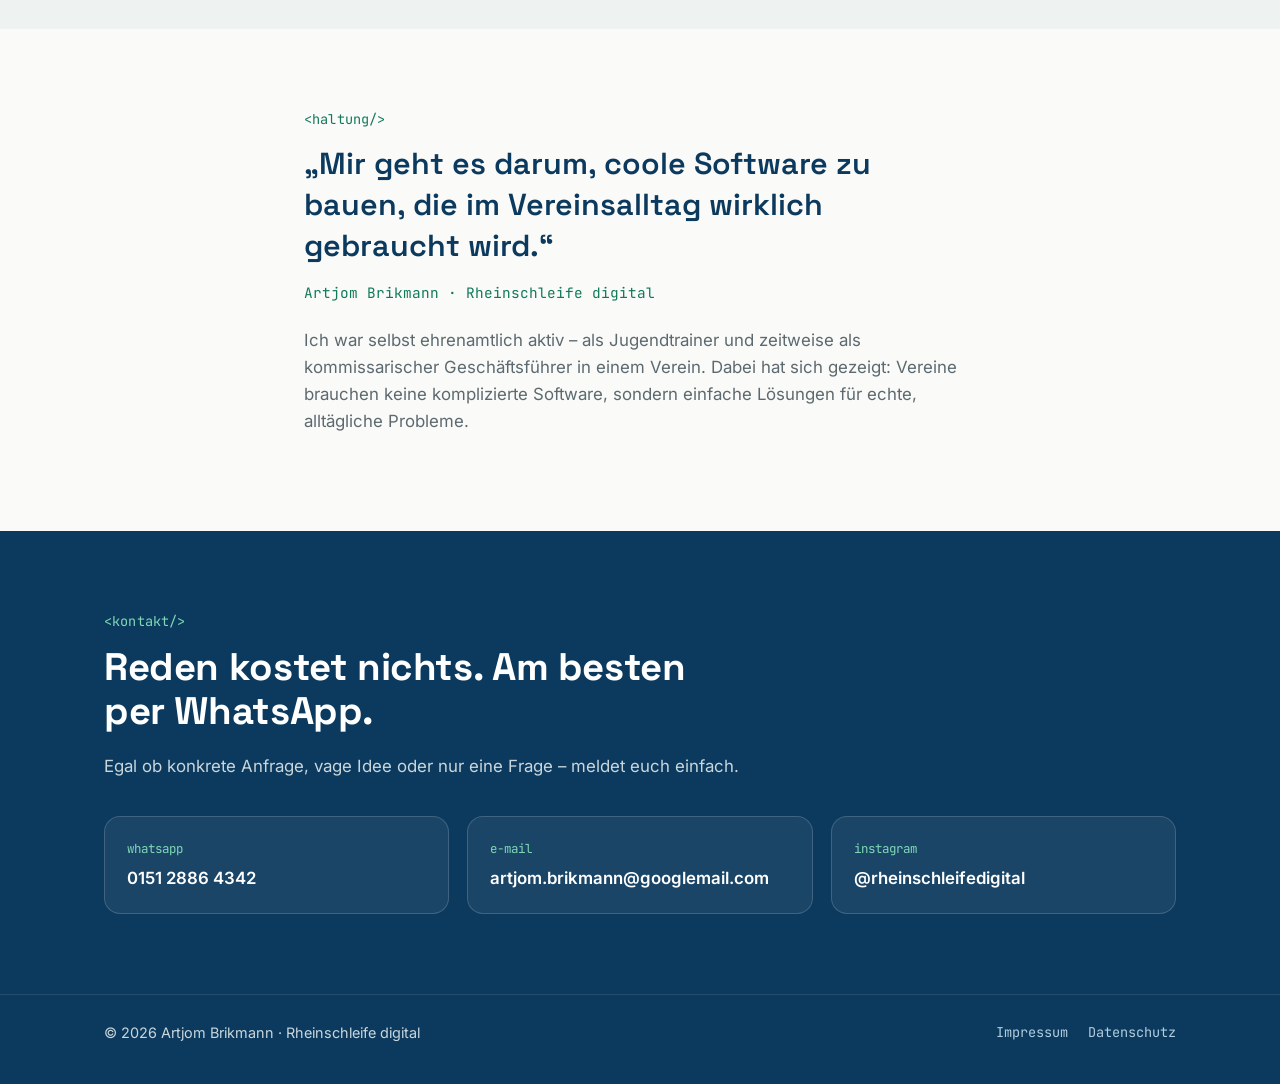
<file: rheinschleife-digital-update/index.html>
<!DOCTYPE html>
<html lang="de">
<head>
<meta charset="UTF-8">
<meta name="viewport" content="width=device-width, initial-scale=1.0">
<title>Rheinschleife digital – Webseiten &amp; digitale Lösungen für Vereine und kleine Unternehmen</title>
<meta name="description" content="Moderne Webseiten, ein einfaches Vereins-CMS, die SchichtmeisterApp und ein Presse-Textgenerator für Vereine – gebaut von Artjom Brikmann in Boppard. Für Vereine und kleine Unternehmen im Umkreis von 50 km.">
<link rel="canonical" href="https://www.rheinschleife-digital.de/">
<meta property="og:title" content="Rheinschleife digital">
<meta property="og:description" content="Digitale Lösungen für Vereine und kleine Unternehmen rund um Boppard.">
<meta property="og:type" content="website">
<meta property="og:url" content="https://www.rheinschleife-digital.de/">
<meta property="og:image" content="https://www.rheinschleife-digital.de/assets/og-image.png">
<meta property="og:locale" content="de_DE">
<meta name="twitter:card" content="summary_large_image">
<meta name="twitter:title" content="Rheinschleife digital">
<meta name="twitter:description" content="Digitale Lösungen für Vereine und kleine Unternehmen rund um Boppard.">
<meta name="twitter:image" content="https://www.rheinschleife-digital.de/assets/og-image.png">
<meta name="theme-color" content="#0C3A5E">
<link rel="icon" type="image/png" sizes="32x32" href="assets/favicon-32.png">
<link rel="icon" type="image/png" sizes="16x16" href="assets/favicon-16.png">
<link rel="apple-touch-icon" sizes="180x180" href="assets/favicon-180.png">
<link rel="stylesheet" href="styles.css">
<script type="application/ld+json">
{
  "@context": "https://schema.org",
  "@type": "ProfessionalService",
  "name": "Rheinschleife digital",
  "url": "https://www.rheinschleife-digital.de/",
  "email": "artjom.brikmann@googlemail.com",
  "areaServed": {
    "@type": "GeoCircle",
    "geoMidpoint": { "@type": "GeoCoordinates", "latitude": 50.2311, "longitude": 7.5911 },
    "geoRadius": "50000"
  },
  "founder": { "@type": "Person", "name": "Artjom Brikmann" },
  "sameAs": ["https://www.instagram.com/rheinschleifedigital/"]
}
</script>
</head>
<body>

<a class="skip-link" href="#hauptinhalt">Zum Inhalt springen</a>

<header class="site-header">
  <div class="wrap header-inner">
    <a href="#top" class="brand" aria-label="Rheinschleife digital, Startseite">
      <svg class="brand-mark" viewBox="130 0 420 240" width="34" height="19" aria-hidden="true">
        <path d="M160,175 C210,120 260,190 320,150 S 420,90 480,70" fill="none" stroke="#B0CDE0" stroke-width="26" stroke-linecap="round"/>
        <circle cx="240" cy="42" r="16" fill="#1D6FA5"/>
        <circle cx="300" cy="50" r="16" fill="#1D6FA5"/>
        <circle cx="192" cy="98" r="16" fill="#1D6FA5"/>
        <circle cx="160" cy="170" r="16" fill="#1D6FA5"/>
        <circle cx="448" cy="170" r="16" fill="#1D6FA5"/>
        <circle cx="400" cy="210" r="16" fill="#1D6FA5"/>
        <circle cx="488" cy="90" r="16" fill="#1D6FA5"/>
        <circle cx="512" cy="30" r="16" fill="#1D9E75"/>
        <circle cx="352" cy="122" r="16" fill="#1D9E75"/>
      </svg>
      <span class="brand-name">Rheinschleife<span class="brand-tag">&lt;digital/&gt;</span></span>
    </a>

    <button class="nav-toggle" id="navToggle" aria-expanded="false" aria-controls="primaryNav">
      <span class="sr-only">Menü öffnen</span>
      <span class="burger" aria-hidden="true"></span>
    </button>

    <nav class="primary-nav" id="primaryNav">
      <a href="#leistungen">Leistungen</a>
      <a href="#ablauf">Ablauf</a>
      <a href="#vereine">Für Vereine</a>
      <a href="#haltung">Haltung</a>
      <a href="#kontakt">Kontakt</a>
      <a class="nav-cta" href="https://wa.me/4915128864342" target="_blank" rel="noopener">WhatsApp</a>
    </nav>
  </div>
</header>

<main id="hauptinhalt">

  <!-- HERO -->
  <section class="hero" id="top">
    <div class="wrap hero-inner">
      <div class="hero-text">
        <p class="eyebrow">&lt;für Vereine &amp; kleine Unternehmen/&gt;</p>
        <h1>Digitale Lösungen,<br>die im Verein wirklich<br>genutzt werden.</h1>
        <p class="hero-lead">
          Ich baue moderne Webseiten, ein einfaches CMS für Vereine, die
          SchichtmeisterApp für Helferschichten – und eigene Tools für alles,
          was den Vereinsalltag sonst noch nervt. Ohne Schnickschnack, dafür
          mit echtem Nutzen.
        </p>
        <div class="hero-actions">
          <a class="btn btn-primary" href="https://wa.me/4915128864342" target="_blank" rel="noopener">
            <svg viewBox="0 0 24 24" width="18" height="18" aria-hidden="true" fill="currentColor"><path d="M12 2C6.48 2 2 6.48 2 12c0 1.85.5 3.58 1.36 5.07L2 22l5.08-1.33A9.94 9.94 0 0 0 12 22c5.52 0 10-4.48 10-10S17.52 2 12 2zm0 18c-1.6 0-3.09-.44-4.37-1.2l-.31-.19-3.02.79.8-2.95-.2-.3A7.94 7.94 0 0 1 4 12c0-4.41 3.59-8 8-8s8 3.59 8 8-3.59 8-8 8zm4.36-5.6c-.24-.12-1.42-.7-1.64-.78-.22-.08-.38-.12-.54.12-.16.24-.62.78-.76.94-.14.16-.28.18-.52.06-.24-.12-1.02-.38-1.94-1.2-.72-.64-1.2-1.44-1.34-1.68-.14-.24-.02-.37.1-.49.11-.11.24-.28.36-.42.12-.14.16-.24.24-.4.08-.16.04-.3-.02-.42-.06-.12-.54-1.3-.74-1.78-.2-.47-.4-.4-.54-.41-.14-.01-.3-.01-.46-.01s-.42.06-.64.3c-.22.24-.84.82-.84 2s.86 2.32.98 2.48c.12.16 1.7 2.6 4.12 3.64.58.25 1.03.4 1.38.51.58.18 1.11.16 1.53.1.47-.07 1.42-.58 1.62-1.14.2-.56.2-1.04.14-1.14-.06-.1-.22-.16-.46-.28z"/></svg>
            Direkt schreiben
          </a>
          <a class="btn btn-outline" href="mailto:artjom.brikmann@googlemail.com">
            <svg viewBox="0 0 24 24" width="18" height="18" aria-hidden="true" fill="none" stroke="currentColor" stroke-width="2"><rect x="3" y="5" width="18" height="14" rx="2"/><path d="m3 7 9 6 9-6"/></svg>
            Lieber per E-Mail
          </a>
        </div>
        <p class="hero-meta">
          Boppard &amp; Umgebung · ca. 50&nbsp;km Umkreis ·
          <a class="inline-link" href="#leistungen">was ich baue ↓</a>
        </p>
      </div>

      <div class="hero-visual" aria-hidden="true">
        <svg class="river-graphic" viewBox="0 0 640 420" width="100%" height="100%">
          <path class="river-path" d="M40,300 C140,220 200,340 300,260 C380,200 400,240 480,160 C540,100 560,120 600,60"
                fill="none" stroke="#B0CDE0" stroke-width="18" stroke-linecap="round"/>
          <g class="river-dots">
            <circle cx="70" cy="290" r="9" fill="#1D6FA5"><title>Sportverein</title></circle>
            <circle cx="150" cy="230" r="9" fill="#1D6FA5"><title>Musikverein</title></circle>
            <circle cx="230" cy="300" r="9" fill="#1D6FA5"><title>Feuerwehrverein</title></circle>
            <circle cx="300" cy="260" r="11" fill="#1D9E75"><title>Rheinschleife digital</title></circle>
            <circle cx="380" cy="205" r="9" fill="#1D6FA5"><title>Handwerksbetrieb</title></circle>
            <circle cx="460" cy="175" r="9" fill="#1D6FA5"><title>Turnverein</title></circle>
            <circle cx="540" cy="105" r="9" fill="#1D6FA5"><title>Angelverein</title></circle>
            <circle cx="600" cy="60" r="11" fill="#1D9E75"><title>Dein Verein?</title></circle>
          </g>
        </svg>
      </div>
    </div>
  </section>

  <!-- LEISTUNGEN -->
  <section class="section" id="leistungen">
    <div class="wrap">
      <p class="eyebrow">&lt;leistungen/&gt;</p>
      <h2>Vier Bausteine, ein Ziel: weniger Verwaltung, mehr Verein.</h2>

      <div class="cards">
        <article class="card">
          <span class="card-index">01</span>
          <h3>Webseiten für Vereine &amp; Unternehmen</h3>
          <p>
            Eine neue Internetseite, die zu euch passt – schnell, übersichtlich
            und auf dem Handy genauso gut wie am Rechner. Kein Baukasten von
            der Stange, sondern eine Seite, die aus eurem Verein oder Betrieb
            entsteht.
          </p>
        </article>

        <article class="card">
          <span class="card-index">02</span>
          <h3>Vereins-CMS</h3>
          <p>
            Ein einfaches Redaktionssystem, mit dem euer Vorstand News,
            Termine und Mannschaften selbst pflegt – ohne auf mich zu warten
            und ohne Technikwissen.
          </p>
        </article>

        <article class="card">
          <span class="card-index">03</span>
          <h3>SchichtmeisterApp</h3>
          <p>
            Schluss mit WhatsApp-Chaos bei Helferschichten. Anmelden, Punkte
            sammeln, Prämien einlösen – alles digital und fair.
          </p>
          <a class="card-link" href="https://www.schichtmeisterapp.de" target="_blank" rel="noopener">
            schichtmeisterapp.de →
          </a>
        </article>

        <article class="card">
          <span class="card-index">04</span>
          <h3>Presse- &amp; Social-Text-Generator</h3>
          <p>
            Ein Tool speziell für Vereine: aus ein paar Stichpunkten zum
            Spiel oder Event werden fertige Pressetexte und
            Instagram-Beiträge – für mehr Sichtbarkeit ohne Mehraufwand am
            Sonntagabend.
          </p>
        </article>
      </div>
    </div>
  </section>

  <!-- REFERENZ -->
  <section class="section section-tinted" id="referenz">
    <div class="wrap">
      <p class="eyebrow">&lt;referenz/&gt;</p>
      <h2>Ein Beispiel aus der Praxis: die SchichtmeisterApp.</h2>

      <div class="case-study">
        <div class="case-step">
          <span class="case-label">Problem</span>
          <p>
            Helferschichten bei Vereinsfesten wurden über WhatsApp-Gruppen
            organisiert – Zusagen gingen unter, Erinnerungen fehlten, am Ende
            stand niemand verlässlich an der Theke.
          </p>
        </div>
        <div class="case-step">
          <span class="case-label">Lösung</span>
          <p>
            Eine eigene App, in der sich Mitglieder für Schichten eintragen,
            automatisch erinnert werden und für übernommene Schichten Punkte
            sammeln, die sich gegen Prämien eintauschen lassen.
          </p>
        </div>
        <div class="case-step">
          <span class="case-label">Ergebnis</span>
          <p>
            Klar organisierte Schichten ohne Zuruf-Chaos, mehr Motivation
            durch das Punktesystem – und ein Werkzeug, das sich auf jeden
            Verein mit Helferbedarf übertragen lässt.
          </p>
        </div>
      </div>

      <a class="card-link" href="https://www.schichtmeisterapp.de" target="_blank" rel="noopener">
        schichtmeisterapp.de ansehen →
      </a>
    </div>
  </section>

  <!-- ABLAUF -->
  <section class="section" id="ablauf">
    <div class="wrap">
      <p class="eyebrow">&lt;ablauf/&gt;</p>
      <h2>So läuft eine Zusammenarbeit ab.</h2>

      <div class="steps">
        <div class="step">
          <span class="step-number">1</span>
          <h3>Anfrage</h3>
          <p>Kurze Nachricht per WhatsApp oder E-Mail – was euch beschäftigt, reicht als Einstieg völlig.</p>
        </div>
        <div class="step">
          <span class="step-number">2</span>
          <h3>Gespräch</h3>
          <p>Wir klären gemeinsam, was ihr wirklich braucht, und ob und wie ich helfen kann.</p>
        </div>
        <div class="step">
          <span class="step-number">3</span>
          <h3>Umsetzung</h3>
          <p>Ich baue, zeige euch Zwischenstände und liefere etwas, das ihr im Alltag wirklich nutzt.</p>
        </div>
      </div>
    </div>
  </section>

  <!-- EINLADUNG AN VEREINE -->
  <section class="section section-tinted" id="vereine">
    <div class="wrap">
      <p class="eyebrow">&lt;einladung/&gt;</p>
      <h2>Vereine im Umkreis von Boppard: Lasst uns gemeinsam was bauen.</h2>
      <p class="section-lead">
        Jeder Verein hat dieselben Probleme in einer anderen Ausprägung –
        egal ob Sport, Musik, Feuerwehr oder Kultur. Mich interessiert nicht
        nur, was ich schon gebaut habe, sondern was bei euch konkret hakt.
        Schreibt mir, welches der folgenden Themen euch am meisten Zeit und
        Nerven kostet – oder auch ein ganz anderes:
      </p>

      <ul class="tag-list">
        <li>#whatsapp-chaos</li>
        <li>#mitgliederverwaltung</li>
        <li>#nachwuchsgewinnung</li>
        <li>#pressearbeit</li>
        <li>#foerderantraege</li>
        <li>#dsgvo-unsicherheit</li>
        <li>#veraltete-webseite</li>
        <li>#helferplanung</li>
      </ul>

      <div class="invite-box">
        <p>
          Mein Ziel: coole Software bauen, die im Verein wirklich ankommt –
          so wie die SchichtmeisterApp entstanden ist: aus einem ganz
          konkreten Problem im Vereinsalltag. Egal welcher Verein, egal
          welches Problem – meldet euch.
        </p>
        <a class="btn btn-primary" href="https://wa.me/4915128864342?text=Hallo%20Artjom%2C%20unser%20Verein%20hat%20folgendes%20Problem%3A%20" target="_blank" rel="noopener">
          Problem schildern per WhatsApp
        </a>
      </div>
    </div>
  </section>

  <!-- HALTUNG -->
  <section class="section" id="haltung">
    <div class="wrap wrap-narrow">
      <p class="eyebrow">&lt;haltung/&gt;</p>
      <blockquote class="quote">
        „Mir geht es darum, coole Software zu bauen, die im Vereinsalltag
        wirklich gebraucht wird.“
      </blockquote>
      <p class="quote-attribution">Artjom Brikmann · Rheinschleife digital</p>
      <p class="section-lead">
        Ich war selbst ehrenamtlich aktiv – als Jugendtrainer und zeitweise
        als kommissarischer Geschäftsführer in einem Verein. Dabei hat sich
        gezeigt: Vereine brauchen keine komplizierte Software, sondern
        einfache Lösungen für echte, alltägliche Probleme.
      </p>
    </div>
  </section>

  <!-- KONTAKT -->
  <section class="section section-dark" id="kontakt">
    <div class="wrap">
      <p class="eyebrow eyebrow-light">&lt;kontakt/&gt;</p>
      <h2 class="light">Reden kostet nichts. Am besten per WhatsApp.</h2>
      <p class="section-lead light">
        Egal ob konkrete Anfrage, vage Idee oder nur eine Frage –
        meldet euch einfach.
      </p>

      <div class="contact-grid">
        <a class="contact-item" href="https://wa.me/4915128864342" target="_blank" rel="noopener">
          <span class="contact-label">WhatsApp</span>
          <span class="contact-value">0151 2886 4342</span>
        </a>
        <a class="contact-item" href="mailto:artjom.brikmann@googlemail.com">
          <span class="contact-label">E-Mail</span>
          <span class="contact-value">artjom.brikmann@googlemail.com</span>
        </a>
        <a class="contact-item" href="https://www.instagram.com/rheinschleifedigital/" target="_blank" rel="noopener">
          <span class="contact-label">Instagram</span>
          <span class="contact-value">@rheinschleifedigital</span>
        </a>
      </div>
    </div>
  </section>

</main>

<footer class="site-footer">
  <div class="wrap footer-inner">
    <p>© <span id="year"></span> Artjom Brikmann · Rheinschleife digital</p>
    <nav class="footer-nav" aria-label="Rechtliches">
      <a href="impressum.html">Impressum</a>
      <a href="datenschutz.html">Datenschutz</a>
    </nav>
  </div>
</footer>

<script src="script.js"></script>
</body>
</html>
</file>
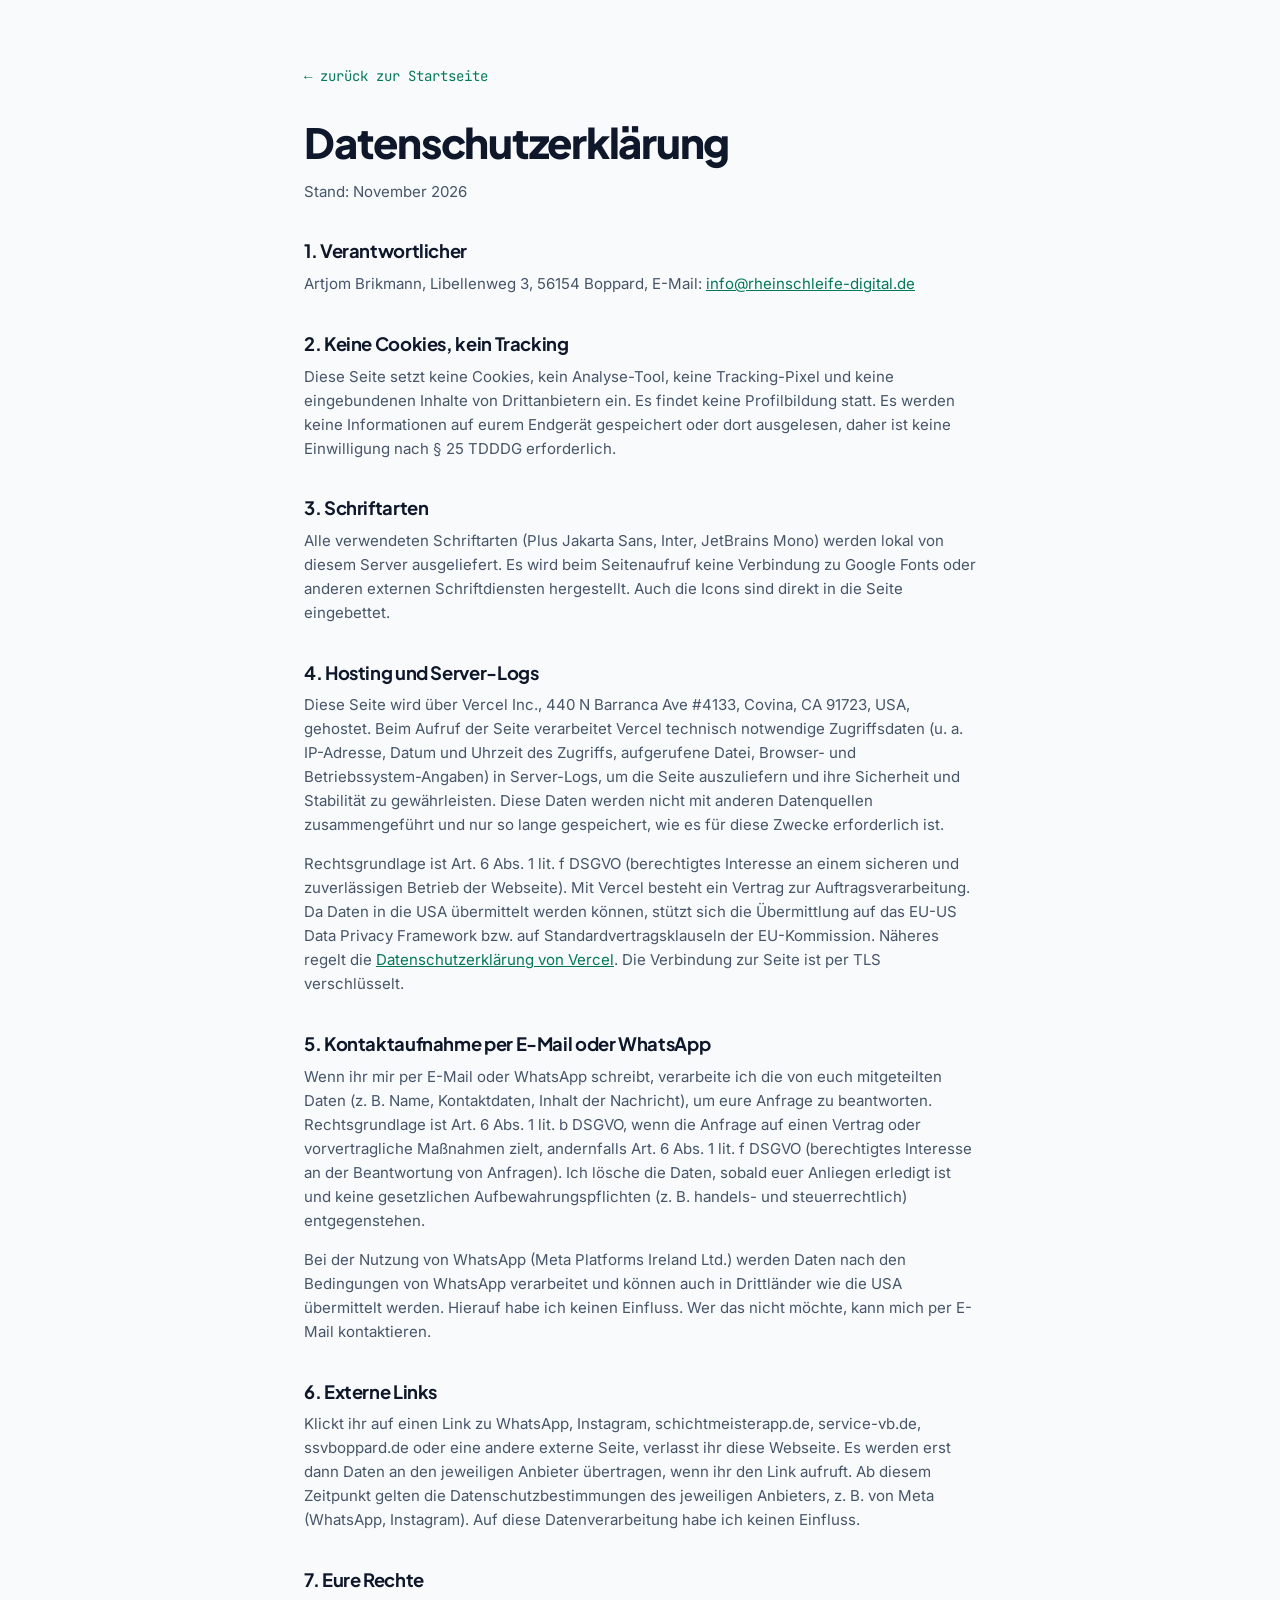
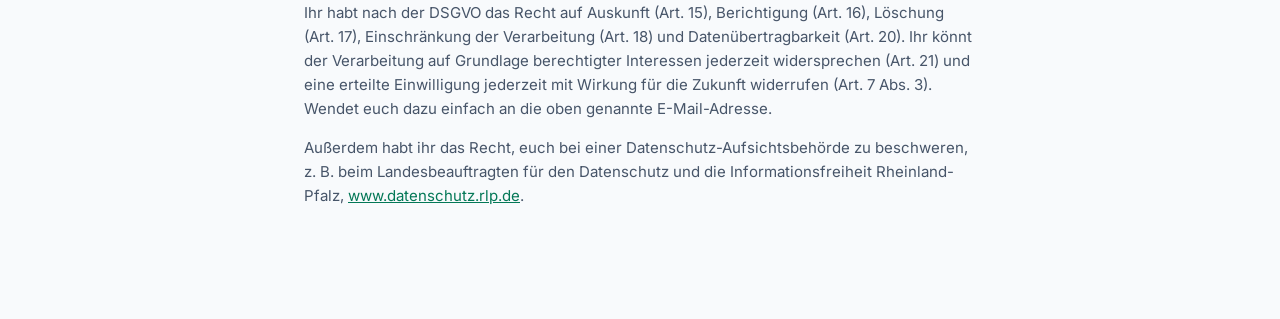
<file: datenschutz.html>
<!DOCTYPE html>
<html lang="de">
<head>
<meta charset="UTF-8">
<meta name="viewport" content="width=device-width, initial-scale=1.0">
<title>Datenschutzerklärung – Rheinschleife digital</title>
<meta name="robots" content="noindex, follow">
<link rel="icon" href="assets/favicon.ico" sizes="48x48">
<link rel="icon" type="image/png" sizes="32x32" href="assets/favicon-32.png">
<link rel="icon" type="image/png" sizes="16x16" href="assets/favicon-16.png">
<link rel="apple-touch-icon" sizes="180x180" href="assets/favicon-180.png">
<meta name="theme-color" content="#0F172A">
<link rel="stylesheet" href="styles.css">
</head>
<body>
<main class="legal-page">
  <a class="back-link" href="index.html">← zurück zur Startseite</a>
  <h1>Datenschutzerklärung</h1>
  <p>Stand: November 2026</p>

  <h2>1. Verantwortlicher</h2>
  <p>
    Artjom Brikmann, Libellenweg 3, 56154 Boppard,
    E-Mail: <a href="mailto:info@rheinschleife-digital.de">info@rheinschleife-digital.de</a>
  </p>

  <h2>2. Keine Cookies, kein Tracking</h2>
  <p>
    Diese Seite setzt keine Cookies, kein Analyse-Tool, keine
    Tracking-Pixel und keine eingebundenen Inhalte von Drittanbietern ein. Es
    findet keine Profilbildung statt. Es werden keine Informationen auf
    eurem Endgerät gespeichert oder dort ausgelesen, daher ist keine
    Einwilligung nach § 25 TDDDG erforderlich.
  </p>

  <h2>3. Schriftarten</h2>
  <p>
    Alle verwendeten Schriftarten (Plus Jakarta Sans, Inter, JetBrains Mono)
    werden lokal von diesem Server ausgeliefert. Es wird beim Seitenaufruf
    keine Verbindung zu Google Fonts oder anderen externen Schriftdiensten
    hergestellt. Auch die Icons sind direkt in die Seite eingebettet.
  </p>

  <h2>4. Hosting und Server-Logs</h2>
  <p>
    Diese Seite wird über Vercel Inc., 440 N Barranca Ave #4133, Covina,
    CA 91723, USA, gehostet. Beim Aufruf der Seite verarbeitet Vercel
    technisch notwendige Zugriffsdaten (u. a. IP-Adresse, Datum und Uhrzeit
    des Zugriffs, aufgerufene Datei, Browser- und Betriebssystem-Angaben) in
    Server-Logs, um die Seite auszuliefern und ihre Sicherheit und Stabilität
    zu gewährleisten. Diese Daten werden nicht mit anderen Datenquellen
    zusammengeführt und nur so lange gespeichert, wie es für diese Zwecke
    erforderlich ist.
  </p>
  <p>
    Rechtsgrundlage ist Art. 6 Abs. 1 lit. f DSGVO (berechtigtes Interesse an
    einem sicheren und zuverlässigen Betrieb der Webseite). Mit Vercel besteht
    ein Vertrag zur Auftragsverarbeitung. Da Daten in die USA übermittelt
    werden können, stützt sich die Übermittlung auf das EU-US Data Privacy
    Framework bzw. auf Standardvertragsklauseln der EU-Kommission. Näheres
    regelt die <a href="https://vercel.com/legal/privacy-notice" target="_blank" rel="noopener">Datenschutzerklärung von Vercel</a>. Die Verbindung zur Seite ist
    per TLS verschlüsselt.
  </p>

  <h2>5. Kontaktaufnahme per E-Mail oder WhatsApp</h2>
  <p>
    Wenn ihr mir per E-Mail oder WhatsApp schreibt, verarbeite ich die von
    euch mitgeteilten Daten (z. B. Name, Kontaktdaten, Inhalt der Nachricht),
    um eure Anfrage zu beantworten. Rechtsgrundlage ist Art. 6 Abs. 1 lit. b
    DSGVO, wenn die Anfrage auf einen Vertrag oder vorvertragliche Maßnahmen
    zielt, andernfalls Art. 6 Abs. 1 lit. f DSGVO (berechtigtes Interesse an
    der Beantwortung von Anfragen). Ich lösche die Daten, sobald euer
    Anliegen erledigt ist und keine gesetzlichen Aufbewahrungspflichten
    (z. B. handels- und steuerrechtlich) entgegenstehen.
  </p>
  <p>
    Bei der Nutzung von WhatsApp (Meta Platforms Ireland Ltd.) werden Daten
    nach den Bedingungen von WhatsApp verarbeitet und können auch in
    Drittländer wie die USA übermittelt werden. Hierauf habe ich keinen
    Einfluss. Wer das nicht möchte, kann mich per E-Mail kontaktieren.
  </p>

  <h2>6. Externe Links</h2>
  <p>
    Klickt ihr auf einen Link zu WhatsApp, Instagram, schichtmeisterapp.de,
    service-vb.de, ssvboppard.de oder eine andere externe Seite, verlasst ihr
    diese Webseite. Es werden erst dann Daten an den jeweiligen Anbieter
    übertragen, wenn ihr den Link aufruft. Ab diesem Zeitpunkt gelten die
    Datenschutzbestimmungen des jeweiligen Anbieters, z. B. von Meta
    (WhatsApp, Instagram). Auf diese Datenverarbeitung habe ich keinen
    Einfluss.
  </p>

  <h2>7. Eure Rechte</h2>
  <p>
    Ihr habt nach der DSGVO das Recht auf Auskunft (Art. 15), Berichtigung
    (Art. 16), Löschung (Art. 17), Einschränkung der Verarbeitung (Art. 18)
    und Datenübertragbarkeit (Art. 20). Ihr könnt der Verarbeitung auf
    Grundlage berechtigter Interessen jederzeit widersprechen (Art. 21) und
    eine erteilte Einwilligung jederzeit mit Wirkung für die Zukunft
    widerrufen (Art. 7 Abs. 3). Wendet euch dazu einfach an die oben
    genannte E-Mail-Adresse.
  </p>
  <p>
    Außerdem habt ihr das Recht, euch bei einer Datenschutz-Aufsichtsbehörde
    zu beschweren, z. B. beim Landesbeauftragten für den Datenschutz und die
    Informationsfreiheit Rheinland-Pfalz,
    <a href="https://www.datenschutz.rlp.de" rel="noopener">www.datenschutz.rlp.de</a>.
  </p>
</main>
</body>
</html>
</file>
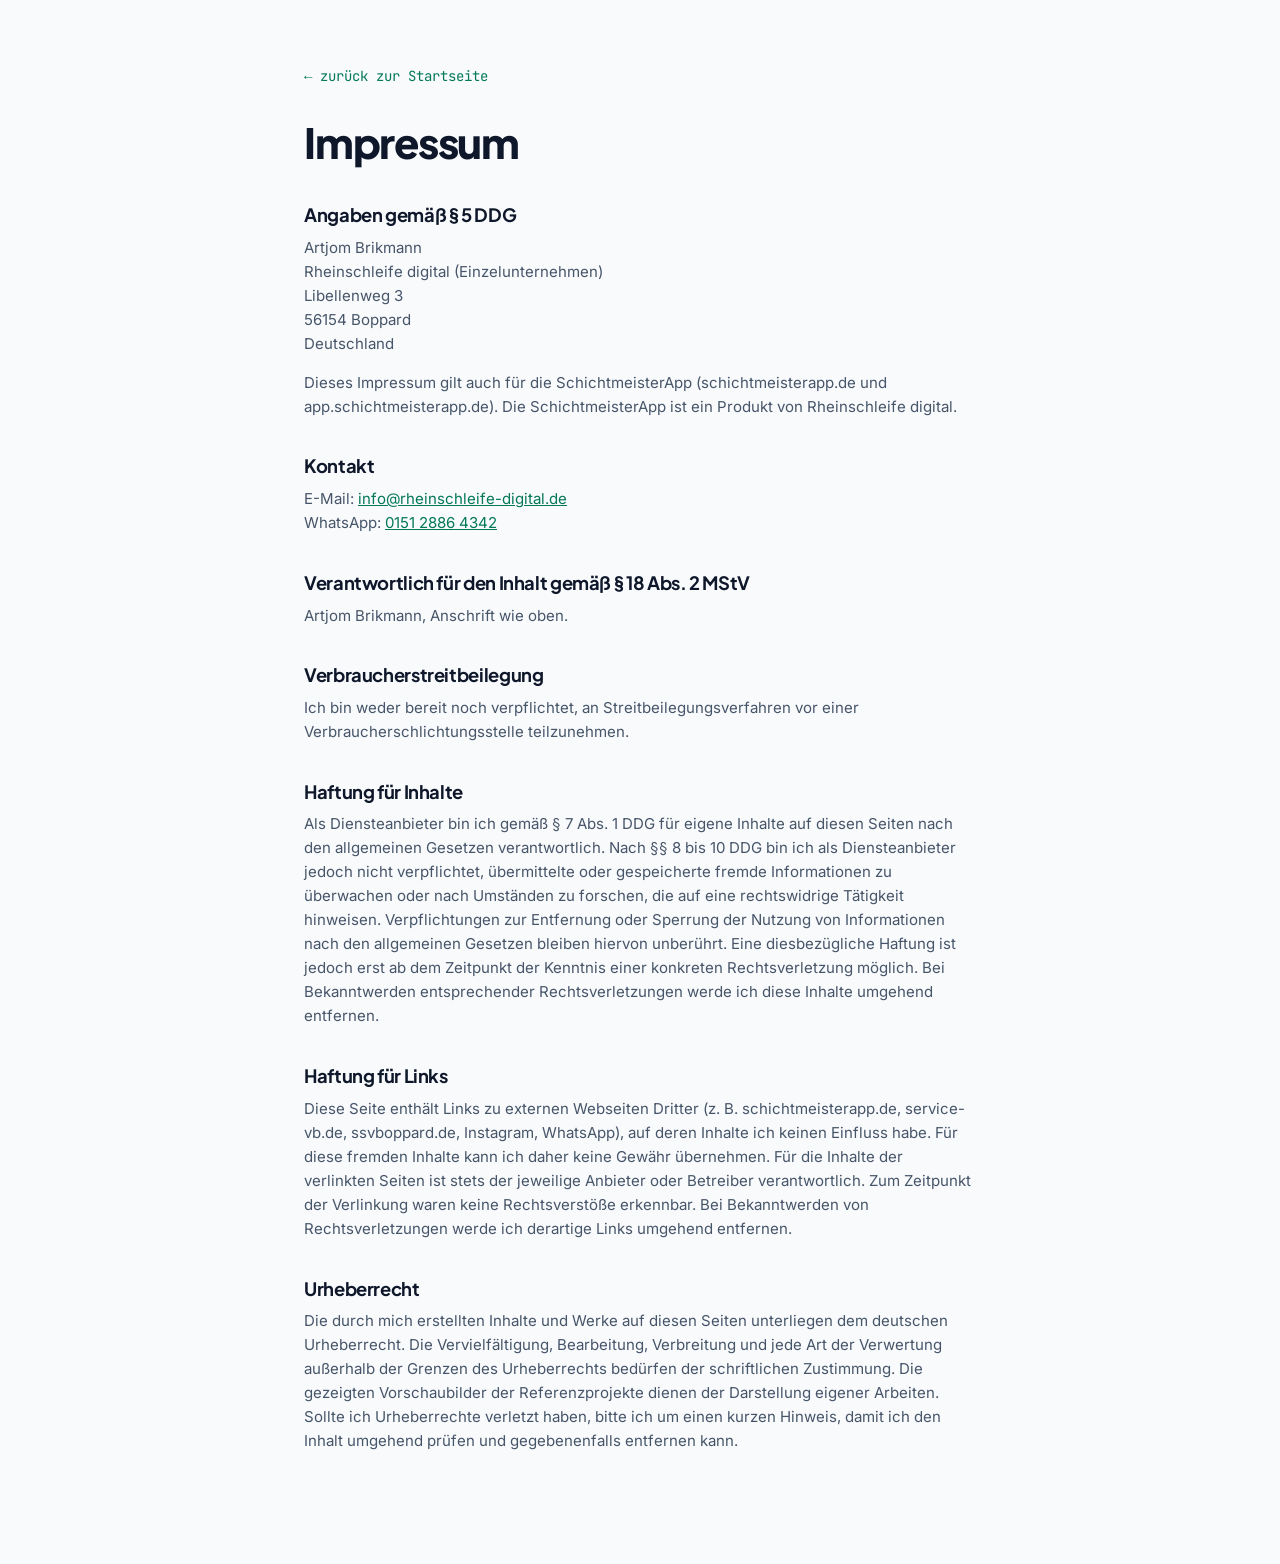
<file: impressum.html>
<!DOCTYPE html>
<html lang="de">
<head>
<meta charset="UTF-8">
<meta name="viewport" content="width=device-width, initial-scale=1.0">
<title>Impressum – Rheinschleife digital</title>
<meta name="robots" content="noindex, follow">
<link rel="icon" href="assets/favicon.ico" sizes="48x48">
<link rel="icon" type="image/png" sizes="32x32" href="assets/favicon-32.png">
<link rel="icon" type="image/png" sizes="16x16" href="assets/favicon-16.png">
<link rel="apple-touch-icon" sizes="180x180" href="assets/favicon-180.png">
<meta name="theme-color" content="#0F172A">
<link rel="stylesheet" href="styles.css">
</head>
<body>
<main class="legal-page">
  <a class="back-link" href="index.html">← zurück zur Startseite</a>
  <h1>Impressum</h1>

  <h2>Angaben gemäß § 5 DDG</h2>
  <p>
    Artjom Brikmann<br>
    Rheinschleife digital (Einzelunternehmen)<br>
    Libellenweg 3<br>
    56154 Boppard<br>
    Deutschland
  </p>
  <p>
    Dieses Impressum gilt auch für die SchichtmeisterApp (schichtmeisterapp.de
    und app.schichtmeisterapp.de). Die SchichtmeisterApp ist ein Produkt von
    Rheinschleife digital.
  </p>

  <h2>Kontakt</h2>
  <p>
    E-Mail: <a href="mailto:info@rheinschleife-digital.de">info@rheinschleife-digital.de</a><br>
    WhatsApp: <a href="https://wa.me/4915128864342">0151 2886 4342</a>
  </p>

  <h2>Verantwortlich für den Inhalt gemäß § 18 Abs. 2 MStV</h2>
  <p>Artjom Brikmann, Anschrift wie oben.</p>

  <h2>Verbraucherstreitbeilegung</h2>
  <p>
    Ich bin weder bereit noch verpflichtet, an Streitbeilegungsverfahren vor
    einer Verbraucherschlichtungsstelle teilzunehmen.
  </p>

  <h2>Haftung für Inhalte</h2>
  <p>
    Als Diensteanbieter bin ich gemäß § 7 Abs. 1 DDG für eigene Inhalte auf
    diesen Seiten nach den allgemeinen Gesetzen verantwortlich. Nach §§ 8 bis
    10 DDG bin ich als Diensteanbieter jedoch nicht verpflichtet,
    übermittelte oder gespeicherte fremde Informationen zu überwachen oder
    nach Umständen zu forschen, die auf eine rechtswidrige Tätigkeit
    hinweisen. Verpflichtungen zur Entfernung oder Sperrung der Nutzung von
    Informationen nach den allgemeinen Gesetzen bleiben hiervon unberührt.
    Eine diesbezügliche Haftung ist jedoch erst ab dem Zeitpunkt der Kenntnis
    einer konkreten Rechtsverletzung möglich. Bei Bekanntwerden
    entsprechender Rechtsverletzungen werde ich diese Inhalte umgehend
    entfernen.
  </p>

  <h2>Haftung für Links</h2>
  <p>
    Diese Seite enthält Links zu externen Webseiten Dritter (z. B.
    schichtmeisterapp.de, service-vb.de, ssvboppard.de, Instagram, WhatsApp),
    auf deren Inhalte ich keinen Einfluss habe. Für diese fremden Inhalte
    kann ich daher keine Gewähr übernehmen. Für die Inhalte der verlinkten
    Seiten ist stets der jeweilige Anbieter oder Betreiber verantwortlich.
    Zum Zeitpunkt der Verlinkung waren keine Rechtsverstöße erkennbar. Bei
    Bekanntwerden von Rechtsverletzungen werde ich derartige Links umgehend
    entfernen.
  </p>

  <h2>Urheberrecht</h2>
  <p>
    Die durch mich erstellten Inhalte und Werke auf diesen Seiten unterliegen
    dem deutschen Urheberrecht. Die Vervielfältigung, Bearbeitung,
    Verbreitung und jede Art der Verwertung außerhalb der Grenzen des
    Urheberrechts bedürfen der schriftlichen Zustimmung. Die gezeigten
    Vorschaubilder der Referenzprojekte dienen der Darstellung eigener
    Arbeiten. Sollte ich Urheberrechte verletzt haben, bitte ich um einen
    kurzen Hinweis, damit ich den Inhalt umgehend prüfen und gegebenenfalls
    entfernen kann.
  </p>
</main>
</body>
</html>
</file>
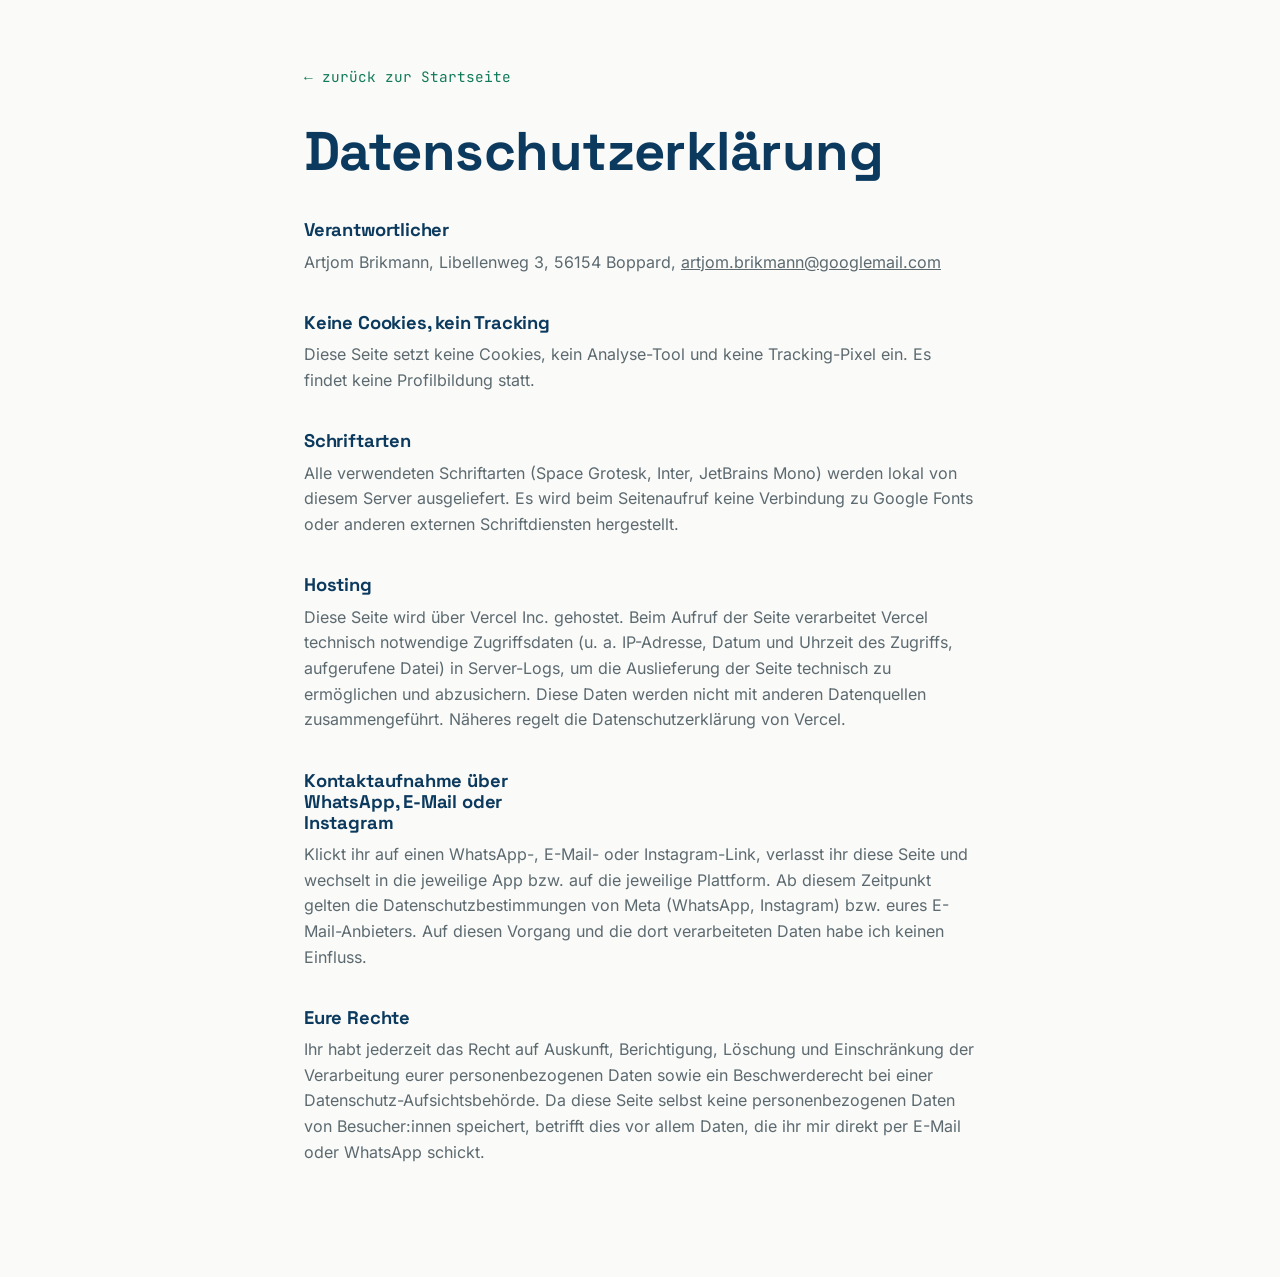
<file: rheinschleife-digital-update/datenschutz.html>
<!DOCTYPE html>
<html lang="de">
<head>
<meta charset="UTF-8">
<meta name="viewport" content="width=device-width, initial-scale=1.0">
<title>Datenschutzerklärung – Rheinschleife digital</title>
<meta name="robots" content="noindex, follow">
<link rel="icon" type="image/png" sizes="32x32" href="assets/favicon-32.png">
<link rel="stylesheet" href="styles.css">
</head>
<body>
<main class="legal-page">
  <a class="back-link" href="index.html">← zurück zur Startseite</a>
  <h1>Datenschutzerklärung</h1>

  <h2>Verantwortlicher</h2>
  <p>
    Artjom Brikmann, Libellenweg 3, 56154 Boppard,
    <a href="mailto:artjom.brikmann@googlemail.com">artjom.brikmann@googlemail.com</a>
  </p>

  <h2>Keine Cookies, kein Tracking</h2>
  <p>
    Diese Seite setzt keine Cookies, kein Analyse-Tool und keine
    Tracking-Pixel ein. Es findet keine Profilbildung statt.
  </p>

  <h2>Schriftarten</h2>
  <p>
    Alle verwendeten Schriftarten (Space Grotesk, Inter, JetBrains Mono)
    werden lokal von diesem Server ausgeliefert. Es wird beim Seitenaufruf
    keine Verbindung zu Google Fonts oder anderen externen Schriftdiensten
    hergestellt.
  </p>

  <h2>Hosting</h2>
  <p>
    Diese Seite wird über Vercel Inc. gehostet. Beim Aufruf der Seite
    verarbeitet Vercel technisch notwendige Zugriffsdaten (u. a.
    IP-Adresse, Datum und Uhrzeit des Zugriffs, aufgerufene Datei) in
    Server-Logs, um die Auslieferung der Seite technisch zu ermöglichen
    und abzusichern. Diese Daten werden nicht mit anderen Datenquellen
    zusammengeführt. Näheres regelt die Datenschutzerklärung von Vercel.
  </p>

  <h2>Kontaktaufnahme über WhatsApp, E-Mail oder Instagram</h2>
  <p>
    Klickt ihr auf einen WhatsApp-, E-Mail- oder Instagram-Link, verlasst
    ihr diese Seite und wechselt in die jeweilige App bzw. auf die
    jeweilige Plattform. Ab diesem Zeitpunkt gelten die
    Datenschutzbestimmungen von Meta (WhatsApp, Instagram) bzw. eures
    E-Mail-Anbieters. Auf diesen Vorgang und die dort verarbeiteten Daten
    habe ich keinen Einfluss.
  </p>

  <h2>Eure Rechte</h2>
  <p>
    Ihr habt jederzeit das Recht auf Auskunft, Berichtigung, Löschung und
    Einschränkung der Verarbeitung eurer personenbezogenen Daten sowie ein
    Beschwerderecht bei einer Datenschutz-Aufsichtsbehörde. Da diese Seite
    selbst keine personenbezogenen Daten von Besucher:innen speichert,
    betrifft dies vor allem Daten, die ihr mir direkt per E-Mail oder
    WhatsApp schickt.
  </p>
</main>
</body>
</html>
</file>
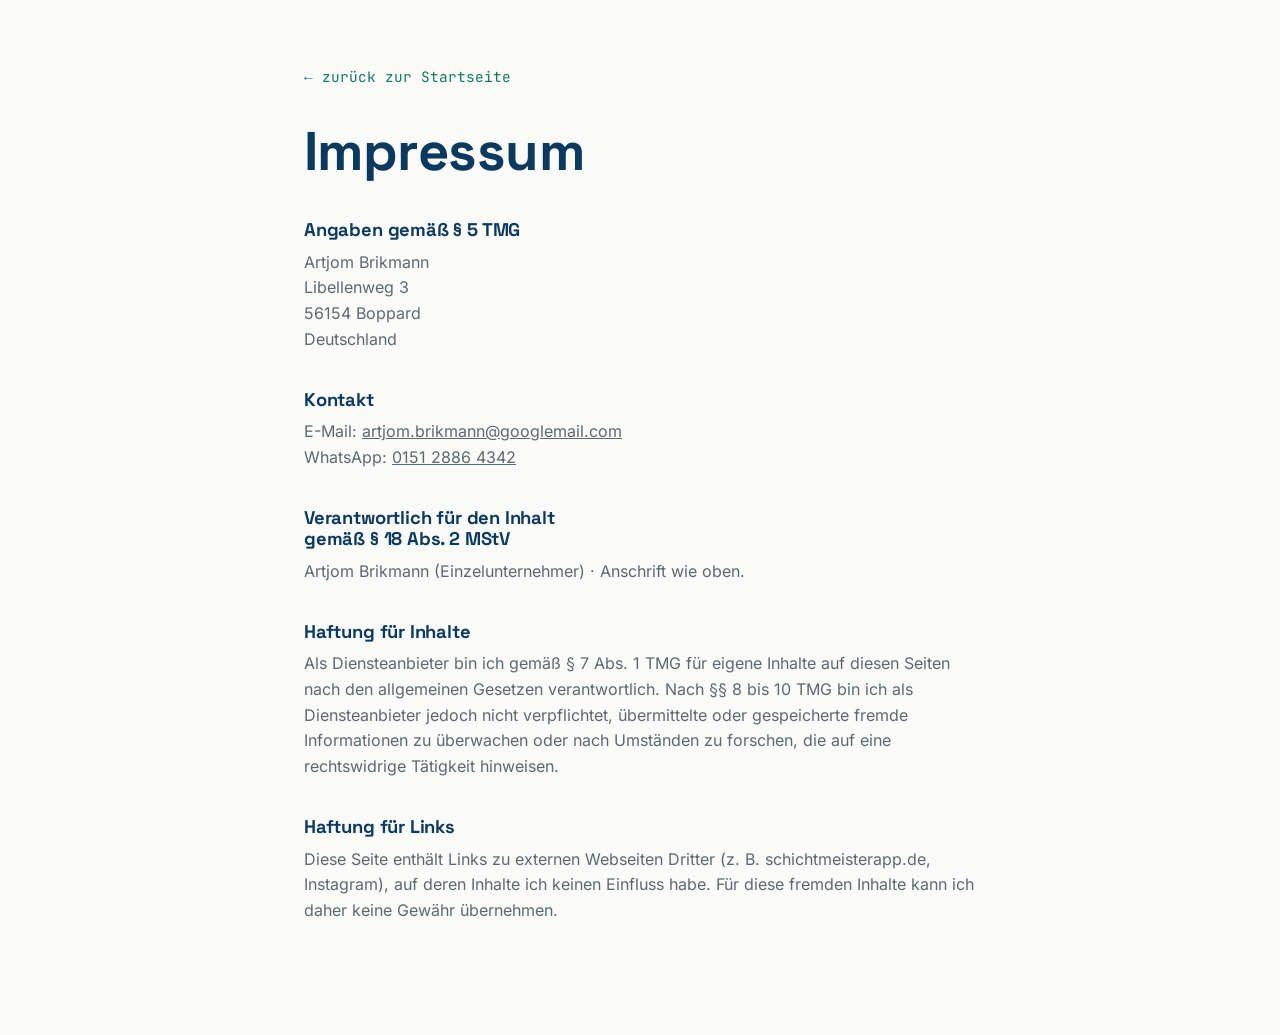
<file: rheinschleife-digital-update/impressum.html>
<!DOCTYPE html>
<html lang="de">
<head>
<meta charset="UTF-8">
<meta name="viewport" content="width=device-width, initial-scale=1.0">
<title>Impressum – Rheinschleife digital</title>
<meta name="robots" content="noindex, follow">
<link rel="icon" type="image/png" sizes="32x32" href="assets/favicon-32.png">
<link rel="stylesheet" href="styles.css">
</head>
<body>
<main class="legal-page">
  <a class="back-link" href="index.html">← zurück zur Startseite</a>
  <h1>Impressum</h1>

  <h2>Angaben gemäß § 5 TMG</h2>
  <p>
    Artjom Brikmann<br>
    Libellenweg 3<br>
    56154 Boppard<br>
    Deutschland
  </p>

  <h2>Kontakt</h2>
  <p>
    E-Mail: <a href="mailto:artjom.brikmann@googlemail.com">artjom.brikmann@googlemail.com</a><br>
    WhatsApp: <a href="https://wa.me/4915128864342">0151 2886 4342</a>
  </p>

  <h2>Verantwortlich für den Inhalt gemäß § 18 Abs. 2 MStV</h2>
  <p>Artjom Brikmann (Einzelunternehmer) · Anschrift wie oben.</p>

  <h2>Haftung für Inhalte</h2>
  <p>
    Als Diensteanbieter bin ich gemäß § 7 Abs. 1 TMG für eigene Inhalte auf
    diesen Seiten nach den allgemeinen Gesetzen verantwortlich. Nach §§ 8 bis
    10 TMG bin ich als Diensteanbieter jedoch nicht verpflichtet, übermittelte
    oder gespeicherte fremde Informationen zu überwachen oder nach Umständen
    zu forschen, die auf eine rechtswidrige Tätigkeit hinweisen.
  </p>

  <h2>Haftung für Links</h2>
  <p>
    Diese Seite enthält Links zu externen Webseiten Dritter (z. B.
    schichtmeisterapp.de, Instagram), auf deren Inhalte ich keinen Einfluss
    habe. Für diese fremden Inhalte kann ich daher keine Gewähr übernehmen.
  </p>
</main>
</body>
</html>
</file>
<file: styles.css>
/* ==========================================================================
   Rheinschleife digital – Landingpage (Redesign „Handwerk & Code")
   Tokens: Navy #0F172A (aus dem Logo) · Grün #059669 (Text/Buttons #047857) · Smaragd #10B981
           Canvas #F8FAFC · Text #0F172A · Rahmen #E2E8F0
   Typografie: Plus Jakarta Sans (Headlines) · Inter (Text) · JetBrains Mono (Tags)
   ========================================================================== */

:root {
  --navy: #0F172A;
  --navy-deep: #020617;
  --navy-muted: #778DB2;
  --green: #059669;
  --green-text: #047857;
  --green-hover: #065F46;
  --emerald: #10B981;
  --mint: #82F5C1;
  --mint-soft: #ECFDF5;
  --mint-border: #A7F3D0;
  --canvas: #F8FAFC;
  --surface-low: #F1F5F9;
  --surface-mid: #E2E8F0;
  --card: #FFFFFF;
  --ink: #0F172A;
  --ink-2: #475569;
  --muted: #64748B;
  --border: #E2E8F0;
  --error: #BA1A1A;
  --error-soft: #FFDAD6;

  --font-display: "Plus Jakarta Sans", "Inter", system-ui, sans-serif;
  --font-body: "Inter", system-ui, sans-serif;
  --font-mono: "JetBrains Mono", "SFMono-Regular", Menlo, monospace;

  --radius-sm: 8px;
  --radius: 16px;
  --shadow-1: 0 1px 3px rgba(15, 23, 42, 0.04), 0 1px 2px rgba(15, 23, 42, 0.02);
  --shadow-2: 0 10px 25px -5px rgba(15, 23, 42, 0.07), 0 8px 10px -6px rgba(15, 23, 42, 0.04);
  --shadow-3: 0 20px 30px -10px rgba(15, 23, 42, 0.25);
  --content-width: 1200px;
}

@font-face {
  font-family: "Plus Jakarta Sans";
  font-style: normal;
  font-weight: 600 800;
  font-display: swap;
  src: url("assets/fonts/plus-jakarta-sans-var.woff2") format("woff2");
}
@font-face {
  font-family: "Inter";
  font-style: normal;
  font-weight: 400;
  font-display: swap;
  src: url("assets/fonts/inter-400.woff2") format("woff2");
}
@font-face {
  font-family: "Inter";
  font-style: normal;
  font-weight: 500;
  font-display: swap;
  src: url("assets/fonts/inter-500.woff2") format("woff2");
}
@font-face {
  font-family: "Inter";
  font-style: normal;
  font-weight: 600;
  font-display: swap;
  src: url("assets/fonts/inter-600.woff2") format("woff2");
}
@font-face {
  font-family: "JetBrains Mono";
  font-style: normal;
  font-weight: 400;
  font-display: swap;
  src: url("assets/fonts/jetbrains-mono-400.woff2") format("woff2");
}
@font-face {
  font-family: "JetBrains Mono";
  font-style: normal;
  font-weight: 500;
  font-display: swap;
  src: url("assets/fonts/jetbrains-mono-500.woff2") format("woff2");
}

*, *::before, *::after { box-sizing: border-box; }

html { scroll-behavior: smooth; scroll-padding-top: 88px; }
@media (prefers-reduced-motion: reduce) {
  html { scroll-behavior: auto; }
  *, *::before, *::after { animation-duration: 0.01ms !important; animation-iteration-count: 1 !important; transition-duration: 0.01ms !important; }
}

body {
  margin: 0;
  font-family: var(--font-body);
  font-size: 15px;
  color: var(--ink);
  background: var(--canvas);
  line-height: 1.6;
  -webkit-font-smoothing: antialiased;
}

h1, h2, h3, h4 {
  font-family: var(--font-display);
  color: var(--navy);
  margin: 0 0 0.5em;
  line-height: 1.2;
}
h1 { font-size: clamp(2.1rem, 4vw + 1rem, 3.25rem); font-weight: 800; letter-spacing: -0.03em; line-height: 1.15; }
h2 { font-size: clamp(1.65rem, 2.2vw + 1rem, 2.25rem); font-weight: 700; letter-spacing: -0.02em; line-height: 1.22; }
h3 { font-size: 1.2rem; font-weight: 700; }
p { margin: 0 0 1em; }
a { color: inherit; }
img, svg { max-width: 100%; }

.wrap { max-width: var(--content-width); margin: 0 auto; padding: 0 20px; }
@media (min-width: 1024px) { .wrap { padding: 0 48px; } }

.sr-only {
  position: absolute; width: 1px; height: 1px;
  padding: 0; margin: -1px; overflow: hidden;
  clip: rect(0,0,0,0); white-space: nowrap; border: 0;
}
.skip-link {
  position: absolute; left: 12px; top: -60px;
  background: var(--navy); color: #fff;
  padding: 10px 16px; border-radius: var(--radius-sm);
  z-index: 100; transition: top 0.2s ease;
}
.skip-link:focus { top: 12px; }
:focus-visible { outline: 3px solid var(--emerald); outline-offset: 3px; }

.icon, .icon-sm { flex-shrink: 0; fill: none; stroke: currentColor; stroke-width: 2; stroke-linecap: round; stroke-linejoin: round; }
.icon { width: 18px; height: 18px; }
.icon-sm { width: 16px; height: 16px; }

/* Meta-/Code-Tags */
.eyebrow {
  display: block;
  font-family: var(--font-mono);
  font-size: 12px;
  font-weight: 600;
  letter-spacing: 0.04em;
  color: var(--green-text);
  margin: 0 0 12px;
}
.eyebrow-light { color: var(--mint); }

/* ---------- Buttons ---------- */
.btn {
  display: inline-flex;
  align-items: center;
  justify-content: center;
  gap: 10px;
  padding: 12px 24px;
  border-radius: var(--radius-sm);
  font-family: var(--font-body);
  font-weight: 600;
  font-size: 14px;
  letter-spacing: 0.01em;
  line-height: 1.4;
  text-decoration: none;
  border: 1.5px solid transparent;
  cursor: pointer;
  transition: background-color 0.15s ease, box-shadow 0.15s ease, transform 0.15s ease;
}
.btn-primary { background: var(--green-text); color: #fff; box-shadow: var(--shadow-1); }
.btn-primary:hover { background: var(--green-hover); box-shadow: var(--shadow-2); transform: translateY(-1px); }
.btn-secondary { background: transparent; color: var(--navy); border-color: var(--navy); }
.btn-secondary:hover { background: var(--surface-low); }
.btn-sm { padding: 8px 16px; }
.btn-block { width: 100%; }

/* ---------- Header ---------- */
.site-header {
  position: sticky;
  top: 0;
  z-index: 50;
  background: rgba(248, 250, 252, 0.85);
  -webkit-backdrop-filter: blur(12px);
  backdrop-filter: blur(12px);
  border-bottom: 1px solid var(--border);
}
.header-inner {
  display: flex;
  align-items: center;
  justify-content: space-between;
  gap: 16px;
  height: 76px;
}
.brand { display: inline-flex; align-items: center; flex-shrink: 0; }
.brand-logo { display: block; height: 40px; width: auto; }

.primary-nav { display: flex; align-items: center; gap: 4px; }
.primary-nav a:not(.btn) {
  text-decoration: none;
  color: var(--ink-2);
  font-weight: 600;
  font-size: 14px;
  padding: 6px 10px;
  border-radius: var(--radius-sm);
  transition: color 0.15s ease, background-color 0.15s ease;
}
.primary-nav a:not(.btn):hover { color: var(--ink); background: var(--surface-low); }
.primary-nav a.is-active { background: var(--mint-soft); color: var(--green-hover); }
.primary-nav .btn { margin-left: 12px; }

.nav-toggle {
  display: none;
  align-items: center;
  justify-content: center;
  width: 44px; height: 44px;
  background: none; border: none; padding: 0; cursor: pointer;
}
.burger, .burger::before, .burger::after {
  display: block; width: 24px; height: 2px;
  background: var(--navy); position: relative;
}
.burger::before, .burger::after { content: ""; position: absolute; left: 0; }
.burger::before { top: -7px; }
.burger::after { top: 7px; }

@media (max-width: 1100px) {
  .nav-toggle { display: flex; }
  .primary-nav {
    position: absolute; top: 100%; left: 0; right: 0;
    background: var(--canvas);
    border-bottom: 1px solid var(--border);
    flex-direction: column; align-items: stretch;
    padding: 8px 20px 20px; gap: 2px;
    display: none;
  }
  .primary-nav.is-open { display: flex; }
  .primary-nav a:not(.btn) { display: flex; align-items: center; min-height: 44px; }
  .primary-nav .btn { margin: 8px 0 0; align-self: flex-start; }
}

/* ---------- Hero ---------- */
.hero { position: relative; padding: 48px 0 64px; overflow: hidden; }
.hero::before {
  content: "";
  position: absolute; top: -140px; left: 50%;
  width: 780px; max-width: 100%; height: 340px;
  transform: translateX(-50%);
  background: rgba(104, 219, 169, 0.2);
  border-radius: 50%;
  filter: blur(64px);
  pointer-events: none;
}
.hero-inner {
  position: relative;
  display: grid;
  grid-template-columns: 7fr 5fr;
  gap: 48px;
  align-items: center;
}
.hero-text { display: flex; flex-direction: column; align-items: flex-start; gap: 24px; }
.hero-text h1 { margin: 0; }
.status-pill {
  display: inline-flex; align-items: center; gap: 10px;
  padding: 6px 12px;
  border-radius: 999px;
  background: var(--surface-low);
  font-family: var(--font-mono);
  font-size: 12px; font-weight: 600;
  color: var(--ink-2);
}
.status-dot {
  position: relative;
  width: 8px; height: 8px; border-radius: 50%;
  background: var(--green); flex-shrink: 0;
}
.status-dot::after {
  content: ""; position: absolute; inset: 0;
  border-radius: 50%; background: var(--green);
  animation: ping 1.8s cubic-bezier(0, 0, 0.2, 1) infinite;
}
@keyframes ping { 75%, 100% { transform: scale(2.4); opacity: 0; } }
.accent { color: var(--green-text); }
.hero-lead { font-size: 18px; line-height: 1.6; color: var(--ink-2); max-width: 42rem; margin: 0; }
.hero-lead strong { color: var(--navy); }
.hero-actions { display: flex; flex-wrap: wrap; gap: 16px; padding-top: 8px; }
.hero-meta { display: flex; flex-direction: column; gap: 12px; margin: 0; padding-top: 8px; }
.meta-line { display: flex; align-items: center; gap: 8px; font-family: var(--font-mono); font-size: 12px; color: var(--muted); }
.meta-line .icon-sm { color: var(--green); }
.audience { display: flex; flex-wrap: wrap; align-items: center; gap: 8px; }
.audience-label { font-size: 13px; font-weight: 600; color: var(--muted); margin-right: 4px; }
.chip {
  display: inline-flex; align-items: center; gap: 6px;
  padding: 4px 10px;
  border-radius: 999px;
  background: var(--card);
  border: 1px solid var(--border);
  box-shadow: var(--shadow-1);
  font-size: 13px; font-weight: 500; color: var(--ink-2);
}

/* Sandbox (Vorher/Nachher) */
.sandbox {
  background: var(--card);
  border: 1px solid var(--border);
  border-radius: var(--radius);
  padding: 20px;
  box-shadow: var(--shadow-2);
}
.sandbox-head { display: flex; align-items: center; gap: 8px; padding-bottom: 16px; }
.sandbox-head .dot { width: 12px; height: 12px; border-radius: 50%; background: var(--green); }
.sandbox-head h2 { font-size: 19px; letter-spacing: 0; margin: 0; max-width: none; }
.tabs {
  display: grid; grid-template-columns: 1fr 1fr;
  padding: 4px; margin-bottom: 16px;
  background: var(--surface-low);
  border-radius: var(--radius-sm);
}
.tab {
  display: flex; align-items: center; justify-content: center; gap: 6px;
  padding: 8px 10px;
  background: transparent; border: none; border-radius: 6px;
  font-family: var(--font-body); font-size: 13px; font-weight: 600;
  color: var(--muted); cursor: pointer; text-align: center;
  transition: background-color 0.15s ease, color 0.15s ease;
}
.tab:hover { color: var(--navy); }
.tab[aria-selected="true"] { background: var(--card); box-shadow: var(--shadow-1); color: var(--navy); }
.tab[data-sandbox="chaos"][aria-selected="true"] { color: var(--error); }
.tab[data-sandbox="app"][aria-selected="true"] { color: var(--green-text); }
.panel { display: flex; flex-direction: column; gap: 12px; }
.panel[hidden] { display: none; }
.msg {
  display: flex; align-items: flex-start; gap: 12px;
  padding: 12px; border-radius: var(--radius-sm);
  background: var(--surface-low);
}
.msg-icon {
  width: 32px; height: 32px; border-radius: 50%;
  display: flex; align-items: center; justify-content: center; flex-shrink: 0;
  background: var(--error-soft); color: #93000A;
}
.msg strong { display: block; font-size: 13px; color: var(--navy); }
.msg p { margin: 2px 0 0; font-size: 13px; line-height: 1.5; color: var(--ink-2); }
.msg small { display: block; margin-top: 4px; font-size: 11px; color: var(--muted); }
.result {
  display: flex; align-items: center; gap: 8px;
  padding: 12px; border-radius: var(--radius-sm);
  font-size: 13px; font-weight: 600;
}
.result-bad { background: rgba(255, 218, 214, 0.5); color: var(--error); }
.result-good { background: rgba(130, 245, 193, 0.35); color: var(--green-hover); }
.app-card {
  background: var(--navy); color: #fff;
  padding: 16px; border-radius: 12px;
  display: flex; flex-direction: column; gap: 12px;
}
.app-card-top { display: flex; align-items: center; justify-content: space-between; gap: 8px; }
.app-card-title { font-family: var(--font-display); font-weight: 700; font-size: 16px; }
.pill-green { padding: 2px 8px; border-radius: 999px; background: var(--green-text); font-family: var(--font-mono); font-size: 12px; font-weight: 600; }
.app-card-row { display: flex; justify-content: space-between; gap: 8px; flex-wrap: wrap; font-size: 13px; color: var(--navy-muted); }
.app-card-row .ok { color: var(--mint); font-weight: 600; }
.bar { height: 6px; border-radius: 999px; background: rgba(255, 255, 255, 0.15); overflow: hidden; }
.bar > span { display: block; height: 100%; width: 100%; background: var(--mint); }
.app-card-foot { display: flex; justify-content: space-between; gap: 8px; font-size: 11px; color: var(--navy-muted); }
.app-card-foot .ok { color: var(--mint); }
.cms-row {
  display: flex; align-items: center; justify-content: space-between; gap: 12px;
  padding: 14px; border-radius: 12px; background: var(--surface-low);
}
.cms-row > div { display: flex; align-items: center; gap: 12px; }
.cms-row .badge-icon {
  width: 36px; height: 36px; border-radius: var(--radius-sm);
  display: flex; align-items: center; justify-content: center;
  background: rgba(130, 245, 193, 0.5); color: var(--green-hover);
}
.cms-row strong { display: block; font-size: 13px; color: var(--navy); }
.cms-row small { font-size: 12px; color: var(--muted); }
.cms-row > .icon { color: var(--green); }
.sandbox-foot {
  display: flex; align-items: center; justify-content: space-between; gap: 8px; flex-wrap: wrap;
  margin-top: 16px;
  font-family: var(--font-mono); font-size: 12px; color: var(--muted);
}
.text-link {
  display: inline-flex; align-items: center; gap: 4px;
  font-weight: 600; color: var(--green-text); text-decoration: none;
}
.text-link:hover { text-decoration: underline; }
.sandbox-foot .text-link { font-family: var(--font-mono); font-weight: 500; }

@media (max-width: 980px) {
  .hero-inner { grid-template-columns: 1fr; gap: 40px; }
  .hero { padding-top: 32px; }
}
@media (max-width: 480px) {
  .tab { font-size: 12px; padding: 8px 6px; }
  .hero-lead { font-size: 16px; }
}

/* ---------- Kennzahlen ---------- */
.stats { background: var(--surface-low); padding: 32px 0; }
.stats-grid { display: grid; grid-template-columns: repeat(4, 1fr); gap: 24px; }
.stat { display: flex; flex-direction: column; gap: 4px; }
.stat-value { font-family: var(--font-display); font-size: 2.25rem; font-weight: 700; letter-spacing: -0.02em; line-height: 1.2; color: var(--navy); }
.stat-value.green { color: var(--green-text); }
.stat-label { font-size: 13px; line-height: 1.5; color: var(--ink-2); }
@media (max-width: 760px) { .stats-grid { grid-template-columns: 1fr 1fr; } }

/* ---------- Sections ---------- */
.section { padding: 96px 0; }
.section-tinted { background: var(--surface-low); }
.section-head { max-width: 48rem; margin-bottom: 48px; }
.section-head h2 { margin-bottom: 12px; }
.section-head p { font-size: 18px; line-height: 1.6; color: var(--ink-2); margin: 0; }
.section-head.center { margin-left: auto; margin-right: auto; text-align: center; }
.section-head.center p { font-size: 15px; }
@media (max-width: 760px) { .section { padding: 64px 0; } }

/* ---------- Bausteine ---------- */
.bento { display: grid; grid-template-columns: repeat(12, 1fr); gap: 24px; }
.module {
  grid-column: span 6;
  position: relative; overflow: hidden;
  display: flex; flex-direction: column; justify-content: space-between; gap: 24px;
  background: var(--card);
  border: 1px solid var(--border);
  border-radius: var(--radius);
  padding: 32px;
  box-shadow: var(--shadow-1);
  transition: box-shadow 0.2s ease, border-color 0.2s ease;
}
.module:hover { box-shadow: var(--shadow-2); border-color: var(--mint-border); }
.module.wide { grid-column: span 7; }
.module.narrow { grid-column: span 5; }
.module-top { display: flex; align-items: center; justify-content: space-between; gap: 8px; margin-bottom: 16px; }
.module-index { font-family: var(--font-mono); font-size: 12px; font-weight: 600; letter-spacing: 0.04em; color: var(--muted); }
.module.flagship .module-index { color: var(--green-text); }
.module-icon { color: var(--muted); }
.module-icon.green { color: var(--green); }
.module-badge { display: inline-flex; align-items: center; gap: 6px; padding: 4px 12px; border-radius: 999px; background: var(--mint); color: #00573C; font-family: var(--font-mono); font-size: 12px; font-weight: 600; }
.module h3 { font-size: 1.5rem; letter-spacing: -0.01em; margin-bottom: 12px; }
.module p { color: var(--ink-2); line-height: 1.65; }
.module-glow {
  position: absolute; right: -32px; bottom: -32px;
  width: 192px; height: 192px; border-radius: 50%;
  background: rgba(130, 245, 193, 0.3); filter: blur(40px);
  pointer-events: none;
}
.module > * { position: relative; }
.module > .module-glow { position: absolute; }
.feature-list { list-style: none; padding: 0; margin: 0 0 8px; display: grid; grid-template-columns: 1fr 1fr; gap: 12px; }
.feature-list li { display: flex; align-items: center; gap: 8px; font-size: 13px; color: var(--navy); }
.feature-list .icon-sm, .check-list .icon-sm { color: var(--green); }
.check-list { list-style: none; padding: 0; margin: 0 0 16px; display: flex; flex-direction: column; gap: 8px; }
.check-list li { display: flex; align-items: center; gap: 8px; font-size: 13px; color: var(--ink-2); }
.module-foot { display: flex; align-items: center; justify-content: space-between; gap: 12px; flex-wrap: wrap; }
.module-foot .note { font-family: var(--font-mono); font-size: 12px; color: var(--muted); }
.module-foot .note.green { color: var(--green-text); }
.mini-box { background: var(--surface-low); padding: 16px; border-radius: 12px; display: flex; flex-direction: column; gap: 8px; }
.mini-box .row { display: flex; justify-content: space-between; gap: 8px; font-size: 13px; }
.mini-box .row span:first-child { font-weight: 500; color: var(--navy); }
.mini-box .row span:last-child { font-weight: 600; color: var(--green-text); }
.meter { height: 8px; border-radius: 999px; background: var(--surface-mid); overflow: hidden; }
.meter > span { display: block; height: 100%; width: 25%; background: var(--green); border-radius: 999px; }
.mini-box small { font-size: 12px; color: var(--muted); }
.code-sample {
  display: flex; align-items: center; justify-content: space-between; gap: 12px; flex-wrap: wrap;
  padding: 12px; border-radius: var(--radius-sm);
  background: var(--surface-low);
  font-family: var(--font-mono); font-size: 12px; color: var(--ink-2);
}
.code-sample b { color: var(--green-text); }
@media (max-width: 1023px) {
  .module, .module.wide, .module.narrow { grid-column: span 12; }
}
@media (min-width: 640px) and (max-width: 1023px) {
  .module.half { grid-column: span 6; }
}
@media (max-width: 560px) {
  .module { padding: 24px; }
  .feature-list { grid-template-columns: 1fr; }
}

/* ---------- Problem-Finder ---------- */
.pill-row { display: flex; flex-wrap: wrap; justify-content: center; gap: 12px; margin-bottom: 40px; }
.pill-btn {
  display: inline-flex; align-items: center; gap: 8px;
  padding: 10px 20px; border-radius: 999px;
  background: var(--card); color: var(--ink-2);
  border: 1px solid var(--border); box-shadow: var(--shadow-1);
  font-family: var(--font-body); font-size: 14px; font-weight: 600; cursor: pointer;
  transition: background-color 0.15s ease, color 0.15s ease, border-color 0.15s ease;
}
.pill-btn:hover { color: var(--navy); border-color: var(--navy); }
.pill-btn[aria-pressed="true"] { background: var(--navy); color: #fff; border-color: var(--navy); }
.finder {
  max-width: 56rem; margin: 0 auto;
  display: grid; grid-template-columns: 1fr 1fr; gap: 32px; align-items: center;
  background: var(--card); border: 1px solid var(--border);
  border-radius: var(--radius); padding: 32px; box-shadow: var(--shadow-1);
}
.finder-copy { display: flex; flex-direction: column; gap: 16px; }
.finder-copy .eyebrow, .finder-copy h3, .finder-copy p { margin: 0; }
.finder-copy h3 { font-size: 1.5rem; letter-spacing: -0.01em; }
.finder-copy p { color: var(--ink-2); line-height: 1.65; }
.impact { display: flex; align-items: center; gap: 12px; padding-top: 8px; font-size: 13px; font-weight: 600; color: var(--green-text); }
.finder-aside { background: var(--surface-low); padding: 24px; border-radius: 12px; display: flex; flex-direction: column; gap: 16px; }
.finder-aside > strong { font-size: 14px; color: var(--navy); }
.solution { display: flex; align-items: flex-start; gap: 12px; }
.solution .icon { color: var(--green); margin-top: 2px; }
.solution strong { display: block; font-family: var(--font-display); font-size: 15px; color: var(--navy); }
.solution small { font-size: 13px; color: var(--muted); }
@media (max-width: 760px) { .finder { grid-template-columns: 1fr; padding: 24px; } }

/* ---------- Projekte ---------- */
.section-head.split { max-width: none; display: flex; align-items: flex-end; justify-content: space-between; gap: 24px; flex-wrap: wrap; }
.section-head.split > div { max-width: 40rem; }
.section-head.split p { font-size: 15px; }
.section-head .note { font-family: var(--font-mono); font-size: 12px; color: var(--muted); }
.projects { display: grid; grid-template-columns: 1fr 1fr; gap: 32px; }
.project {
  display: flex; flex-direction: column;
  background: var(--card); border: 1px solid var(--border);
  border-radius: var(--radius); overflow: hidden; box-shadow: var(--shadow-1);
  transition: box-shadow 0.2s ease, border-color 0.2s ease;
}
.project:hover { box-shadow: var(--shadow-2); border-color: var(--mint-border); }
.project-visual {
  height: 256px; padding: 24px 24px 0;
  display: flex; align-items: flex-end;
  background: var(--surface-mid);
}
.browser {
  width: 100%; height: 100%;
  border-radius: 8px 8px 0 0; overflow: hidden;
  display: flex; flex-direction: column;
  box-shadow: 0 20px 25px -5px rgba(15, 23, 42, 0.15);
}
.browser-bar { display: flex; align-items: center; gap: 6px; padding: 8px 12px; background: var(--navy-deep); flex-shrink: 0; }
.browser-bar i { width: 8px; height: 8px; border-radius: 50%; background: var(--navy-muted); }
.browser-bar span { margin-left: 8px; font-family: var(--font-mono); font-size: 11px; color: var(--navy-muted); }
.browser-body { flex: 1; display: flex; flex-direction: column; justify-content: center; align-items: flex-start; gap: 8px; padding: 16px; }
.browser-body.dark { background: linear-gradient(90deg, var(--navy), var(--navy-deep)); color: #fff; }
.browser-body.light { background: var(--surface-low); }
.browser-body h4 { margin: 0; font-size: 18px; color: inherit; }
.browser-body p { margin: 0; font-size: 12px; }
.browser-body.dark p { color: var(--navy-muted); }
.browser-body.light p { color: var(--ink-2); }
.tag-red { padding: 2px 8px; border-radius: 4px; background: #E5484D; color: #fff; font-family: var(--font-mono); font-size: 10px; font-weight: 600; }
.tag-mint { padding: 2px 8px; border-radius: 4px; background: var(--mint); color: #00573C; font-size: 10px; font-weight: 700; }
.club-line { display: flex; align-items: center; gap: 8px; }
.club-badge { width: 24px; height: 24px; border-radius: 4px; display: flex; align-items: center; justify-content: center; background: var(--green-text); color: #fff; font-size: 10px; font-weight: 700; }
.club-line strong { font-family: var(--font-display); color: var(--navy); }
.project-body { display: flex; flex-direction: column; justify-content: space-between; flex: 1; gap: 24px; padding: 32px; }
.project-title { display: flex; align-items: center; justify-content: space-between; gap: 12px; flex-wrap: wrap; margin-bottom: 12px; }
.project-title h3 { margin: 0; font-size: 1.5rem; letter-spacing: -0.01em; }
.tag-soft { padding: 2px 8px; border-radius: 4px; background: rgba(130, 245, 193, 0.4); color: var(--green-hover); font-family: var(--font-mono); font-size: 12px; font-weight: 600; }
.project-body p { color: var(--ink-2); line-height: 1.65; margin: 0; }
.project-foot { display: flex; align-items: center; justify-content: space-between; gap: 12px; flex-wrap: wrap; }
.project-foot .note { font-size: 12px; color: var(--muted); }
@media (max-width: 860px) { .projects { grid-template-columns: 1fr; } .project-body { padding: 24px; } }

/* ---------- Ablauf ---------- */
.steps { list-style: none; margin: 0; padding: 0; display: grid; grid-template-columns: repeat(3, 1fr); gap: 24px; }
.step {
  display: flex; flex-direction: column; gap: 16px;
  background: var(--card); border: 1px solid var(--border);
  border-radius: var(--radius); padding: 32px; box-shadow: var(--shadow-1);
}
.step h3 { margin: 0; font-size: 19px; }
.step p { margin: 0; color: var(--ink-2); line-height: 1.65; }
.step-num {
  width: 48px; height: 48px; border-radius: 12px;
  display: flex; align-items: center; justify-content: center;
  font-family: var(--font-mono); font-weight: 600; font-size: 19px;
  background: var(--navy); color: #fff;
}
.step:nth-child(2) .step-num { background: var(--green-text); }
.step:nth-child(3) .step-num { background: var(--mint); color: #00573C; }
.step-note { margin-top: auto; font-family: var(--font-mono); font-size: 12px; font-weight: 600; color: var(--green-text); }
@media (max-width: 860px) { .steps { grid-template-columns: 1fr; } .step { padding: 24px; } }

/* ---------- Einladung ---------- */
.invite {
  display: flex; gap: 40px; align-items: center;
  background: var(--card); border: 1px solid var(--border);
  border-radius: var(--radius); padding: 48px; box-shadow: var(--shadow-1);
}
.invite-main { flex: 1; display: flex; flex-direction: column; gap: 16px; }
.invite-main h2 { margin: 0; }
.invite-main p { margin: 0; color: var(--ink-2); line-height: 1.65; }
.topics { display: flex; flex-wrap: wrap; gap: 8px; padding: 8px 0 0; margin: 0; list-style: none; }
.topic-btn {
  padding: 6px 12px; border-radius: 999px;
  background: var(--surface-low); color: var(--ink-2);
  border: 1px solid var(--border);
  font-family: var(--font-mono); font-size: 12px; font-weight: 600; cursor: pointer;
  transition: background-color 0.15s ease, color 0.15s ease, border-color 0.15s ease;
}
.topic-btn:hover { background: var(--mint-soft); border-color: var(--mint-border); color: var(--green-hover); }
.topic-btn[aria-pressed="true"] { background: var(--green-text); border-color: var(--green-text); color: #fff; }
.invite-card {
  width: 384px; flex-shrink: 0;
  display: flex; flex-direction: column; gap: 16px;
  background: var(--navy); color: #fff;
  padding: 24px; border-radius: 12px; box-shadow: var(--shadow-3);
}
.invite-card .label { font-family: var(--font-mono); font-size: 12px; font-weight: 600; color: var(--mint); }
.invite-card blockquote { margin: 0; font-family: var(--font-display); font-weight: 700; font-size: 18px; line-height: 1.45; }
.invite-card p { margin: 0; font-size: 13px; line-height: 1.6; color: var(--navy-muted); }
@media (max-width: 1023px) {
  .invite { flex-direction: column; padding: 28px; align-items: stretch; }
  .invite-card { width: 100%; }
}

/* ---------- Haltung ---------- */
.about { text-align: center; max-width: 56rem; margin: 0 auto; display: flex; flex-direction: column; align-items: center; gap: 24px; }
.about .eyebrow { margin: 0; }
.about blockquote { margin: 0; max-width: 48rem; font-family: var(--font-display); font-weight: 700; font-size: clamp(1.4rem, 2vw + 0.8rem, 2.25rem); line-height: 1.3; letter-spacing: -0.02em; color: var(--navy); }
.person { display: flex; align-items: center; gap: 12px; text-align: left; }
.avatar { width: 48px; height: 48px; border-radius: 50%; background: var(--navy); color: #fff; display: flex; align-items: center; justify-content: center; font-weight: 700; font-size: 14px; }
.person strong { display: block; font-family: var(--font-display); font-size: 18px; color: var(--navy); }
.person span { font-family: var(--font-mono); font-size: 12px; font-weight: 600; color: var(--green-text); }
.about p { margin: 0; max-width: 42rem; color: var(--ink-2); line-height: 1.65; }

/* ---------- Kontakt ---------- */
.cta-section { padding: 0 0 80px; }
.cta {
  position: relative; overflow: hidden;
  display: flex; flex-direction: column; gap: 32px;
  background: var(--navy); color: #fff;
  border-radius: var(--radius); padding: 56px; box-shadow: var(--shadow-3);
}
.cta::after {
  content: ""; position: absolute; right: -80px; bottom: -80px;
  width: 384px; height: 384px; border-radius: 50%;
  background: rgba(133, 248, 196, 0.1); filter: blur(64px); pointer-events: none;
}
.cta > * { position: relative; z-index: 1; }
.cta-head { max-width: 48rem; }
.cta-head h2 { color: #fff; margin-bottom: 12px; }
.cta-head p { margin: 0; font-size: 18px; line-height: 1.6; color: var(--navy-muted); }
.contact-grid { display: grid; grid-template-columns: repeat(3, 1fr); gap: 16px; padding-top: 8px; }
.contact-item {
  display: flex; flex-direction: column; justify-content: space-between; gap: 12px;
  text-decoration: none; color: #fff;
  background: rgba(255, 255, 255, 0.08);
  border: 1px solid rgba(255, 255, 255, 0.12);
  border-radius: 12px; padding: 20px;
  transition: background-color 0.15s ease;
}
.contact-item:hover { background: rgba(255, 255, 255, 0.15); }
.contact-top { display: flex; align-items: center; justify-content: space-between; font-family: var(--font-mono); font-size: 12px; font-weight: 600; color: var(--navy-muted); }
.contact-item.primary .contact-top { color: var(--mint); }
.contact-value { font-family: var(--font-display); font-weight: 700; font-size: 18px; overflow-wrap: anywhere; }
.contact-value.small { font-size: 15px; }
.contact-item small { display: block; font-size: 12px; color: var(--navy-muted); margin-top: 2px; }
.cta-foot {
  display: flex; align-items: center; justify-content: space-between; gap: 12px; flex-wrap: wrap;
  padding-top: 16px; border-top: 1px solid rgba(119, 141, 178, 0.25);
  font-family: var(--font-mono); font-size: 12px; color: var(--navy-muted);
}
.cta-foot .accent-mint { color: var(--mint); }
@media (max-width: 860px) {
  .contact-grid { grid-template-columns: 1fr; }
  .cta { padding: 28px; }
}

/* ---------- Footer ---------- */
.site-footer { background: var(--surface-low); }
.footer-inner { display: flex; align-items: center; justify-content: space-between; gap: 24px; flex-wrap: wrap; padding-top: 40px; padding-bottom: 40px; }
.footer-inner p { margin: 0; font-size: 13px; color: var(--ink-2); }
.footer-loc { display: flex; align-items: center; gap: 6px; margin-top: 4px !important; font-family: var(--font-mono); color: var(--muted) !important; font-size: 12px !important; }
.footer-loc .icon-sm { color: var(--green); }
.footer-nav { display: flex; gap: 24px; }
.footer-nav a { font-size: 14px; font-weight: 600; text-decoration: none; color: var(--ink-2); }
.footer-nav a:hover { color: var(--ink); text-decoration: underline; }

/* ---------- Impressum / Datenschutz ---------- */
.legal-page { max-width: 720px; margin: 0 auto; padding: 64px 24px 96px; }
.legal-page h1 { font-size: clamp(1.9rem, 3vw + 1rem, 2.6rem); margin-bottom: 0.3em; }
.legal-page h2 { font-size: 1.15rem; margin-top: 2em; max-width: none; }
.legal-page p, .legal-page li { color: var(--ink-2); }
.legal-page a { color: var(--green-text); }
.legal-page .back-link {
  display: inline-block; margin-bottom: 32px;
  font-family: var(--font-mono); font-size: 14px;
  color: var(--green-text); text-decoration: none;
}
.legal-page .back-link:hover { text-decoration: underline; }

.sprite { position: absolute; width: 0; height: 0; overflow: hidden; }
.hero-inner > *, .finder > *, .invite > * { min-width: 0; }
.status-pill { max-width: 100%; }
body { overflow-x: hidden; }
.browser-shot { flex: 1; width: 100%; min-height: 0; object-fit: cover; object-position: top; display: block; background: var(--card); }

.chip .icon-sm { color: var(--green-text); }
.footer-brand { display: flex; flex-direction: column; gap: 12px; }
.footer-logo { display: block; height: 33px; width: auto; }
.module-top { flex-wrap: wrap; }
.module-index { white-space: nowrap; }
.module-badge { white-space: nowrap; }

/* Kennzeichnungen */
.sandbox-tag { margin-left: auto; font-family: var(--font-mono); font-size: 12px; font-weight: 600; color: var(--ink-2); border: 1px solid var(--ink-2); border-radius: 999px; padding: 2px 10px; }
.product-of { font-size: 14px; margin: 0 0 12px; }
.product-of a { font-weight: 600; }
.todo { background: #fff3a3; color: #5c4a00; padding: 0 4px; border-radius: 4px; font-weight: 700; }
.footer-nav { flex-wrap: wrap; }
</file>
<file: rheinschleife-digital-update/styles.css>
/* ==========================================================================
   Rheinschleife digital – Landingpage
   Tokens: Navy #0C3A5E · Grün #1D9E75 (Buttons: #127A5A) · Blau #1D6FA5
           Himmelblau #B0CDE0 · Papier #FAFAF8
   Typografie: Space Grotesk (Headlines) · Inter (Text) · JetBrains Mono (Tags)
   ========================================================================== */

:root {
  --navy: #0C3A5E;
  --navy-soft: #143f66;
  --green: #1D9E75;
  --green-deep: #127A5A;
  --green-deep-hover: #0F6749;
  --blue: #1D6FA5;
  --sky: #B0CDE0;
  --sky-tint: #EEF3F1;
  --paper: #FAFAF8;
  --ink: #223138;
  --muted: #5C6A70;
  --border: #E1E6E4;
  --white: #FFFFFF;

  --font-display: "Space Grotesk", "Inter", system-ui, sans-serif;
  --font-body: "Inter", system-ui, sans-serif;
  --font-mono: "JetBrains Mono", "SFMono-Regular", Menlo, monospace;

  --radius: 16px;
  --radius-sm: 10px;
  --shadow: 0 12px 30px -12px rgba(12, 58, 94, 0.18);
  --content-width: 1120px;
}

@font-face {
  font-family: "Space Grotesk";
  font-style: normal;
  font-weight: 500;
  font-display: swap;
  src: url("assets/fonts/space-grotesk-500.woff2") format("woff2");
}
@font-face {
  font-family: "Space Grotesk";
  font-style: normal;
  font-weight: 600;
  font-display: swap;
  src: url("assets/fonts/space-grotesk-600.woff2") format("woff2");
}
@font-face {
  font-family: "Space Grotesk";
  font-style: normal;
  font-weight: 700;
  font-display: swap;
  src: url("assets/fonts/space-grotesk-700.woff2") format("woff2");
}
@font-face {
  font-family: "Inter";
  font-style: normal;
  font-weight: 400;
  font-display: swap;
  src: url("assets/fonts/inter-400.woff2") format("woff2");
}
@font-face {
  font-family: "Inter";
  font-style: normal;
  font-weight: 500;
  font-display: swap;
  src: url("assets/fonts/inter-500.woff2") format("woff2");
}
@font-face {
  font-family: "Inter";
  font-style: normal;
  font-weight: 600;
  font-display: swap;
  src: url("assets/fonts/inter-600.woff2") format("woff2");
}
@font-face {
  font-family: "JetBrains Mono";
  font-style: normal;
  font-weight: 400;
  font-display: swap;
  src: url("assets/fonts/jetbrains-mono-400.woff2") format("woff2");
}
@font-face {
  font-family: "JetBrains Mono";
  font-style: normal;
  font-weight: 500;
  font-display: swap;
  src: url("assets/fonts/jetbrains-mono-500.woff2") format("woff2");
}

*, *::before, *::after { box-sizing: border-box; }

html { scroll-behavior: smooth; }
@media (prefers-reduced-motion: reduce) {
  html { scroll-behavior: auto; }
  *, *::before, *::after { animation-duration: 0.01ms !important; animation-iteration-count: 1 !important; transition-duration: 0.01ms !important; }
}

body {
  margin: 0;
  font-family: var(--font-body);
  color: var(--ink);
  background: var(--paper);
  line-height: 1.6;
  -webkit-font-smoothing: antialiased;
}

h1, h2, h3 {
  font-family: var(--font-display);
  color: var(--navy);
  line-height: 1.15;
  margin: 0 0 0.5em;
  letter-spacing: -0.01em;
}

h1 { font-size: clamp(2rem, 4.5vw + 1rem, 3.4rem); }
h2 { font-size: clamp(1.6rem, 2.6vw + 1rem, 2.4rem); max-width: 24ch; }
h3 { font-size: 1.15rem; }

p { margin: 0 0 1em; }
a { color: inherit; }

.wrap {
  max-width: var(--content-width);
  margin: 0 auto;
  padding: 0 24px;
}
.wrap-narrow { max-width: 720px; }

.sr-only {
  position: absolute; width: 1px; height: 1px;
  padding: 0; margin: -1px; overflow: hidden;
  clip: rect(0,0,0,0); white-space: nowrap; border: 0;
}

.skip-link {
  position: absolute; left: 12px; top: -60px;
  background: var(--navy); color: var(--white);
  padding: 10px 16px; border-radius: var(--radius-sm);
  z-index: 100; transition: top 0.2s ease;
}
.skip-link:focus { top: 12px; }

:focus-visible {
  outline: 3px solid var(--green);
  outline-offset: 3px;
}

.eyebrow {
  font-family: var(--font-mono);
  color: var(--green-deep);
  font-size: 0.85rem;
  letter-spacing: 0.01em;
  margin: 0 0 0.9em;
}
.eyebrow-light { color: #7FD9B6; }

/* ---------- Buttons ---------- */
.btn {
  display: inline-flex;
  align-items: center;
  gap: 8px;
  padding: 13px 24px;
  border-radius: 999px;
  font-weight: 600;
  font-size: 0.98rem;
  text-decoration: none;
  border: 2px solid transparent;
  transition: transform 0.15s ease, background-color 0.15s ease, border-color 0.15s ease;
  cursor: pointer;
}
.btn:hover { transform: translateY(-1px); }
.btn-primary {
  background: var(--green-deep);
  color: var(--white);
}
.btn-primary:hover { background: var(--green-deep-hover); }
.btn-ghost {
  background: transparent;
  color: var(--navy);
  border-color: var(--border);
}
.btn-ghost:hover { border-color: var(--navy); }
.btn-outline {
  background: transparent;
  color: var(--green-deep);
  border-color: var(--green-deep);
}
.btn-outline:hover { background: rgba(18, 122, 90, 0.08); }
.inline-link {
  color: var(--green-deep);
  text-decoration: underline;
  text-underline-offset: 2px;
}

/* ---------- Header ---------- */
.site-header {
  position: sticky;
  top: 0;
  z-index: 50;
  background: rgba(250, 250, 248, 0.9);
  backdrop-filter: blur(8px);
  border-bottom: 1px solid var(--border);
}
.header-inner {
  display: flex;
  align-items: center;
  justify-content: space-between;
  padding-top: 14px;
  padding-bottom: 14px;
}
.brand {
  display: inline-flex;
  align-items: center;
  gap: 10px;
  text-decoration: none;
}
.brand-mark { flex-shrink: 0; }
.brand-name {
  font-family: var(--font-display);
  font-weight: 700;
  color: var(--navy);
  font-size: 1.15rem;
  display: flex;
  flex-direction: column;
  line-height: 1.1;
}
.brand-tag {
  font-family: var(--font-mono);
  font-weight: 500;
  color: var(--green-deep);
  font-size: 0.72rem;
}

.primary-nav {
  display: flex;
  align-items: center;
  gap: 28px;
}
.primary-nav a {
  text-decoration: none;
  color: var(--ink);
  font-weight: 500;
  font-size: 0.96rem;
}
.primary-nav a:hover { color: var(--green-deep); }
.nav-cta {
  background: var(--green-deep);
  color: var(--white) !important;
  padding: 9px 18px;
  border-radius: 999px;
  font-weight: 600 !important;
}
.nav-cta:hover { background: var(--green-deep-hover); }

.nav-toggle {
  display: none;
  align-items: center;
  justify-content: center;
  width: 44px;
  height: 44px;
  background: none;
  border: none;
  padding: 0;
  cursor: pointer;
}
.burger, .burger::before, .burger::after {
  display: block;
  width: 24px;
  height: 2px;
  background: var(--navy);
  position: relative;
  transition: transform 0.2s ease, opacity 0.2s ease;
}
.burger::before, .burger::after { content: ""; position: absolute; left: 0; }
.burger::before { top: -7px; }
.burger::after { top: 7px; }

@media (max-width: 860px) {
  .nav-toggle { display: flex; }
  .primary-nav {
    position: absolute;
    top: 100%; left: 0; right: 0;
    background: var(--paper);
    border-bottom: 1px solid var(--border);
    flex-direction: column;
    align-items: stretch;
    padding: 8px 24px 20px;
    gap: 4px;
    display: none;
  }
  .primary-nav.is-open { display: flex; }
  .primary-nav a {
    display: flex;
    align-items: center;
    min-height: 44px;
    padding: 4px 0;
  }
  .nav-cta {
    align-self: flex-start;
    min-height: 44px;
    padding: 0 18px;
  }
}

/* ---------- Hero ---------- */
.hero { padding: 64px 0 40px; overflow: hidden; }
.hero-inner {
  display: grid;
  grid-template-columns: 1.1fr 0.9fr;
  gap: 40px;
  align-items: center;
}
.hero-lead {
  max-width: 46ch;
  color: var(--muted);
  font-size: 1.08rem;
}
.hero-actions {
  display: flex;
  flex-wrap: wrap;
  gap: 14px;
  margin: 24px 0 18px;
}
.hero-meta {
  font-family: var(--font-mono);
  font-size: 0.85rem;
  color: var(--muted);
  margin: 0;
}
.hero-visual { width: 100%; }
.river-graphic { display: block; }
.river-dots circle { transition: r 0.2s ease; }

@media (max-width: 860px) {
  .hero-inner { grid-template-columns: 1fr; }
  .hero-visual { max-width: 220px; margin: 8px auto 0; opacity: 0.85; }
}

/* ---------- Sections ---------- */
.section { padding: 80px 0; }
.section-tinted { background: var(--sky-tint); }
.section-lead {
  max-width: 62ch;
  color: var(--muted);
  font-size: 1.05rem;
}
.section-lead.light { color: #C9D6DC; }

.section-dark {
  background: var(--navy);
  color: var(--white);
}
h2.light { color: var(--white); }

/* ---------- Cards ---------- */
.cards {
  display: grid;
  grid-template-columns: repeat(4, 1fr);
  gap: 22px;
  margin-top: 40px;
}
.card {
  background: var(--white);
  border: 1px solid var(--border);
  border-radius: var(--radius);
  padding: 26px 22px;
  position: relative;
}
.card-index {
  font-family: var(--font-mono);
  color: var(--sky);
  font-weight: 500;
  font-size: 0.95rem;
  display: block;
  margin-bottom: 10px;
}
.card p { color: var(--muted); font-size: 0.97rem; }
.card-link {
  font-family: var(--font-mono);
  font-size: 0.88rem;
  color: var(--green-deep);
  text-decoration: none;
  font-weight: 500;
}
.card-link:hover { text-decoration: underline; }

@media (max-width: 980px) {
  .cards { grid-template-columns: 1fr 1fr; }
}
@media (max-width: 600px) {
  .cards { grid-template-columns: 1fr; }
}

/* ---------- Referenz (Case) ---------- */
.case-card {
  display: grid;
  grid-template-columns: repeat(3, 1fr);
  gap: 22px;
  margin: 36px 0 24px;
}
.case-block {
  background: var(--white);
  border: 1px solid var(--border);
  border-radius: var(--radius);
  padding: 24px 22px;
}
.case-label {
  display: inline-block;
  font-family: var(--font-mono);
  font-size: 0.78rem;
  color: var(--green-deep);
  background: rgba(29, 158, 117, 0.1);
  padding: 4px 10px;
  border-radius: 999px;
  margin-bottom: 12px;
}
.case-block p { color: var(--muted); margin: 0; font-size: 0.96rem; }

@media (max-width: 860px) {
  .case-card { grid-template-columns: 1fr; }
}

/* ---------- Ablauf (Steps) ---------- */
.steps {
  list-style: none;
  margin: 40px 0 0;
  padding: 0;
  display: grid;
  grid-template-columns: repeat(3, 1fr);
  gap: 32px;
  counter-reset: step;
}
.step { position: relative; padding-top: 8px; }
.step-num {
  display: block;
  font-family: var(--font-mono);
  font-size: 1.4rem;
  font-weight: 500;
  color: var(--sky);
  margin-bottom: 10px;
}
.step h3 { margin-bottom: 0.4em; }
.step p { color: var(--muted); margin: 0; font-size: 0.96rem; }

@media (max-width: 860px) {
  .steps { grid-template-columns: 1fr; gap: 28px; }
}

/* ---------- Referenz / Case Study ---------- */
.case-study {
  display: grid;
  grid-template-columns: repeat(3, 1fr);
  gap: 22px;
  margin: 40px 0 28px;
}
.case-step {
  background: var(--white);
  border: 1px solid var(--border);
  border-radius: var(--radius);
  padding: 24px 22px;
}
.case-label {
  display: inline-block;
  font-family: var(--font-mono);
  font-size: 0.78rem;
  font-weight: 500;
  color: var(--green-deep);
  background: rgba(18, 122, 90, 0.08);
  padding: 4px 10px;
  border-radius: 999px;
  margin-bottom: 12px;
}
.case-step p { color: var(--muted); margin: 0; font-size: 0.96rem; }

@media (max-width: 900px) {
  .case-study { grid-template-columns: 1fr; }
}

/* ---------- Ablauf ---------- */
.steps {
  display: grid;
  grid-template-columns: repeat(3, 1fr);
  gap: 22px;
  margin-top: 40px;
}
.step { position: relative; padding-left: 4px; }
.step-number {
  display: flex;
  align-items: center;
  justify-content: center;
  width: 40px;
  height: 40px;
  border-radius: 50%;
  background: var(--navy);
  color: var(--white);
  font-family: var(--font-display);
  font-weight: 700;
  margin-bottom: 16px;
}
.step h3 { margin-bottom: 8px; }
.step p { color: var(--muted); font-size: 0.96rem; margin: 0; }

@media (max-width: 900px) {
  .steps { grid-template-columns: 1fr; gap: 32px; }
}
.tag-list {
  list-style: none;
  display: flex;
  flex-wrap: wrap;
  gap: 10px;
  padding: 0;
  margin: 32px 0;
}
.tag-list li {
  font-family: var(--font-mono);
  font-size: 0.85rem;
  color: var(--navy);
  background: var(--white);
  border: 1px solid var(--border);
  padding: 8px 14px;
  border-radius: 999px;
}

.invite-box {
  background: var(--white);
  border: 1px solid var(--border);
  border-radius: var(--radius);
  padding: 30px;
  display: grid;
  gap: 20px;
  max-width: 720px;
}
.invite-box p { color: var(--muted); margin: 0; }

/* ---------- Haltung / Quote ---------- */
.quote {
  font-family: var(--font-display);
  font-size: clamp(1.3rem, 2vw + 0.8rem, 1.9rem);
  color: var(--navy);
  margin: 0 0 0.5em;
  font-weight: 600;
  line-height: 1.35;
}
.quote-attribution {
  font-family: var(--font-mono);
  color: var(--green-deep);
  font-size: 0.9rem;
  margin-bottom: 1.6em;
}

/* ---------- Kontakt ---------- */
.contact-grid {
  display: grid;
  grid-template-columns: repeat(3, 1fr);
  gap: 18px;
  margin-top: 36px;
}
.contact-item {
  display: flex;
  flex-direction: column;
  gap: 6px;
  text-decoration: none;
  color: var(--white);
  background: rgba(255,255,255,0.06);
  border: 1px solid rgba(255,255,255,0.16);
  border-radius: var(--radius);
  padding: 22px;
  transition: background-color 0.15s ease, border-color 0.15s ease;
}
.contact-item:hover { background: rgba(255,255,255,0.12); border-color: rgba(255,255,255,0.3); }
.contact-label {
  font-family: var(--font-mono);
  font-size: 0.78rem;
  color: #7FD9B6;
  text-transform: lowercase;
}
.contact-value { font-weight: 600; font-size: 1.05rem; }

@media (max-width: 760px) {
  .contact-grid { grid-template-columns: 1fr; }
}

/* ---------- Footer ---------- */
.site-footer {
  background: var(--navy);
  color: #C9D6DC;
  padding: 26px 0 40px;
  border-top: 1px solid rgba(255,255,255,0.1);
}
.footer-inner {
  display: flex;
  flex-wrap: wrap;
  align-items: center;
  justify-content: space-between;
  gap: 12px;
}
.footer-inner p { margin: 0; font-size: 0.9rem; }
.footer-nav {
  display: flex;
  gap: 20px;
  font-family: var(--font-mono);
  font-size: 0.85rem;
}
.footer-nav a { color: var(--sky); text-decoration: none; }
.footer-nav a:hover { text-decoration: underline; }

/* Eigenständige Impressum-/Datenschutz-Seiten */
.legal-page {
  max-width: 720px;
  margin: 0 auto;
  padding: 64px 24px 96px;
}
.legal-page h1 { margin-bottom: 0.3em; }
.legal-page h2 {
  font-size: 1.15rem;
  margin-top: 2em;
}
.legal-page p, .legal-page li { color: var(--muted); }
.legal-page .back-link {
  display: inline-block;
  margin-bottom: 32px;
  font-family: var(--font-mono);
  font-size: 0.9rem;
  color: var(--green-deep);
  text-decoration: none;
}
.legal-page .back-link:hover { text-decoration: underline; }
</file>
